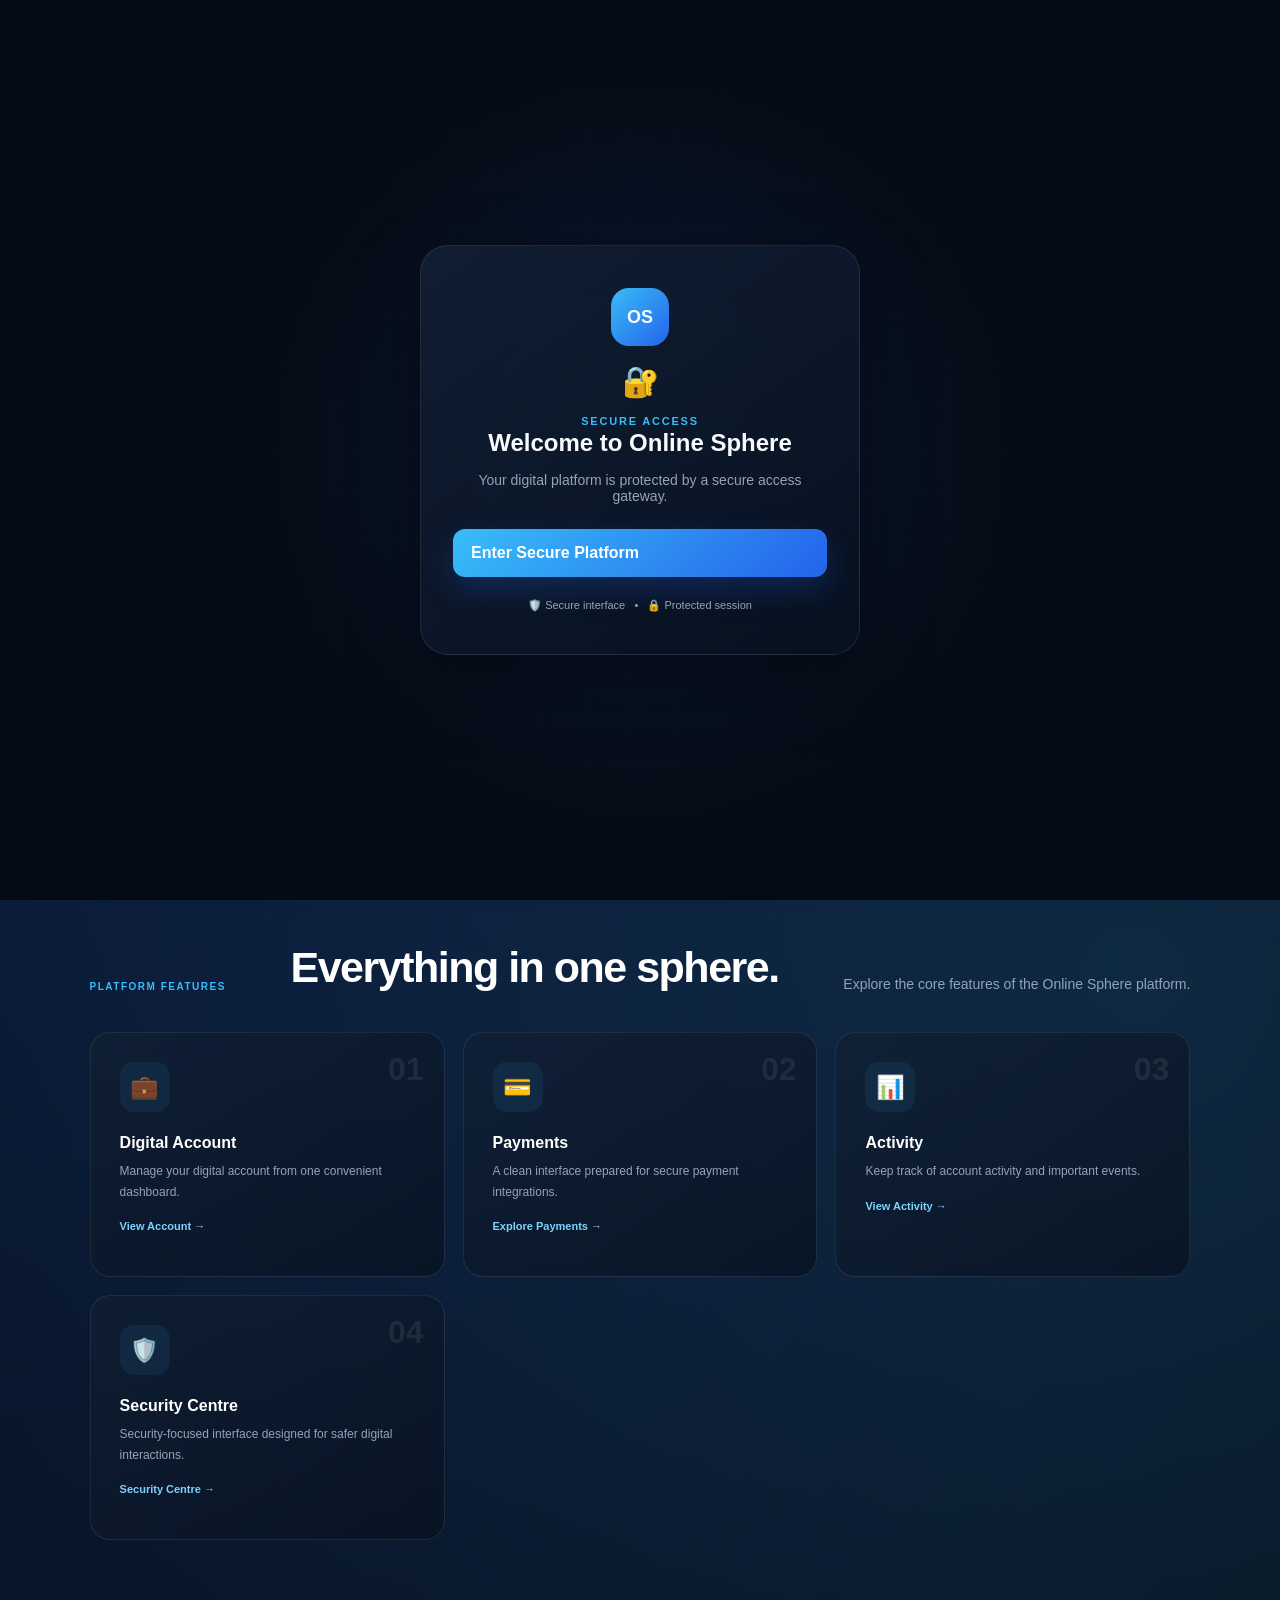
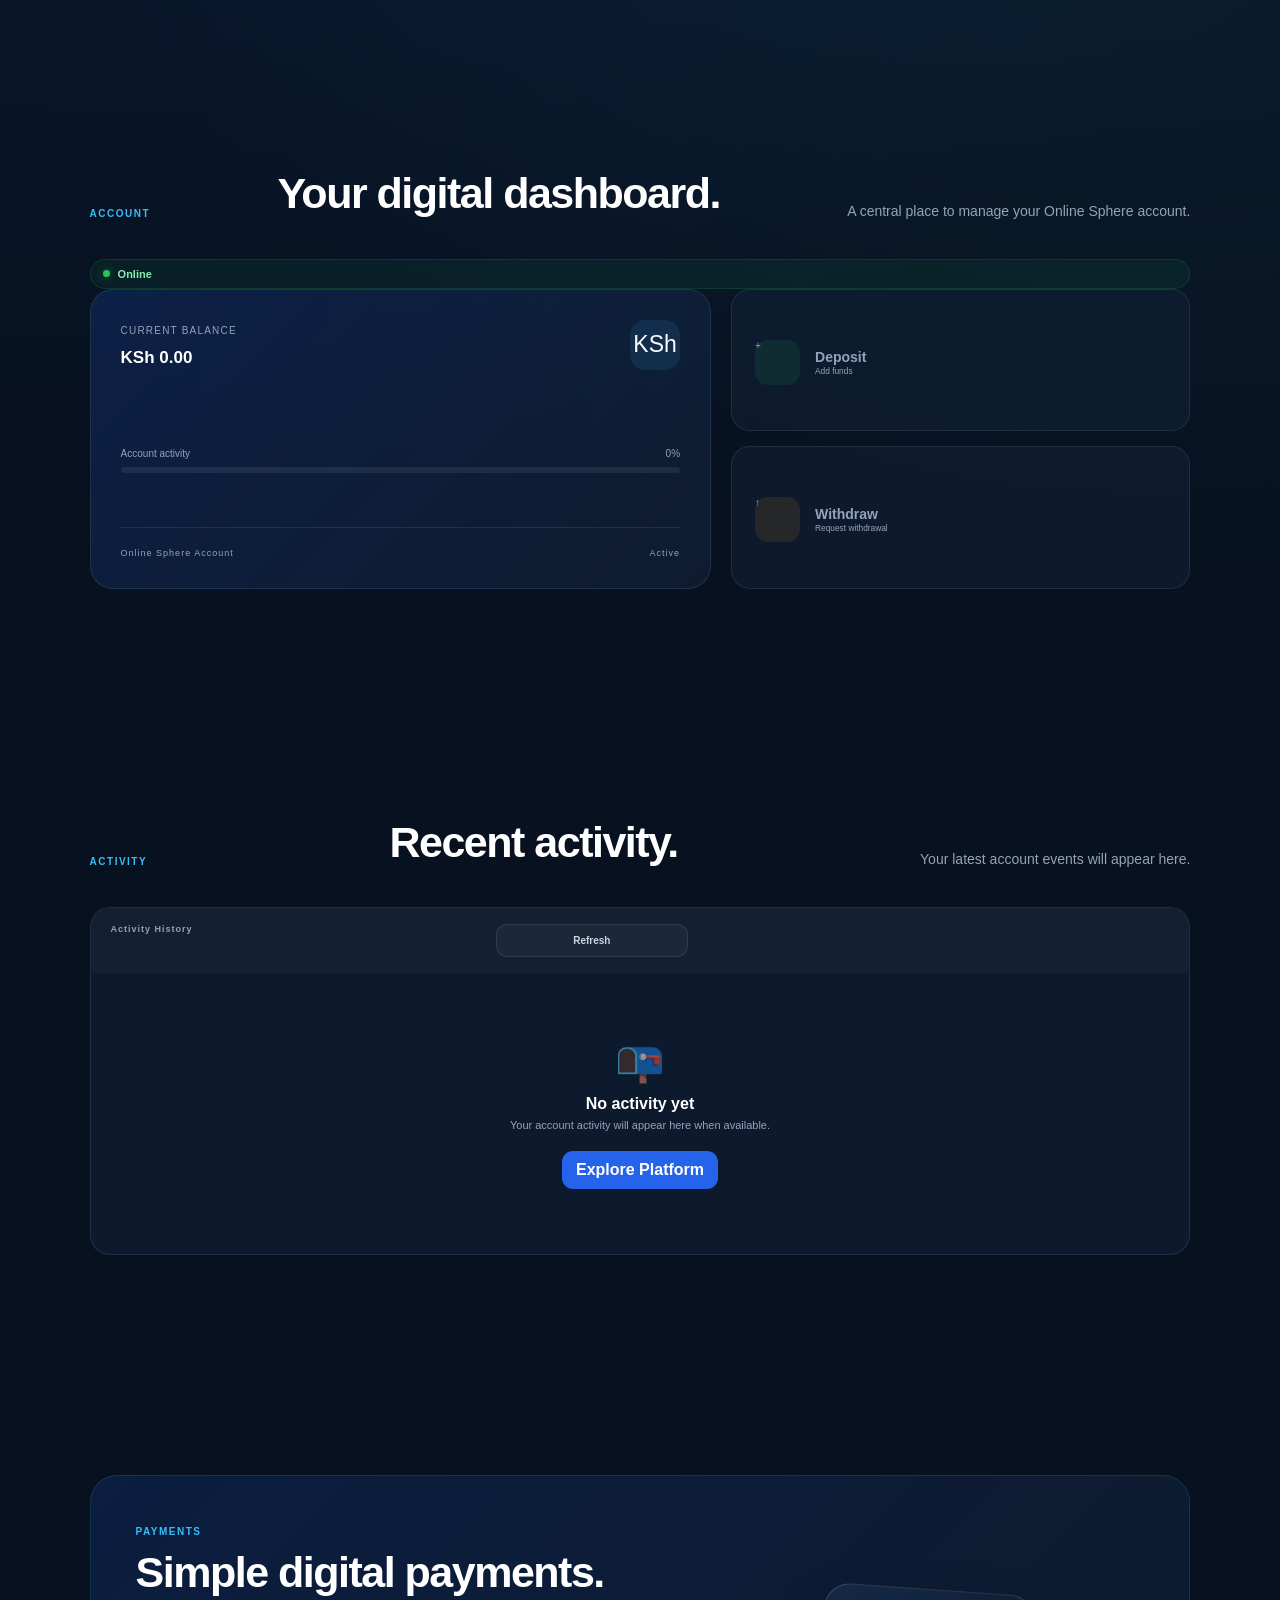
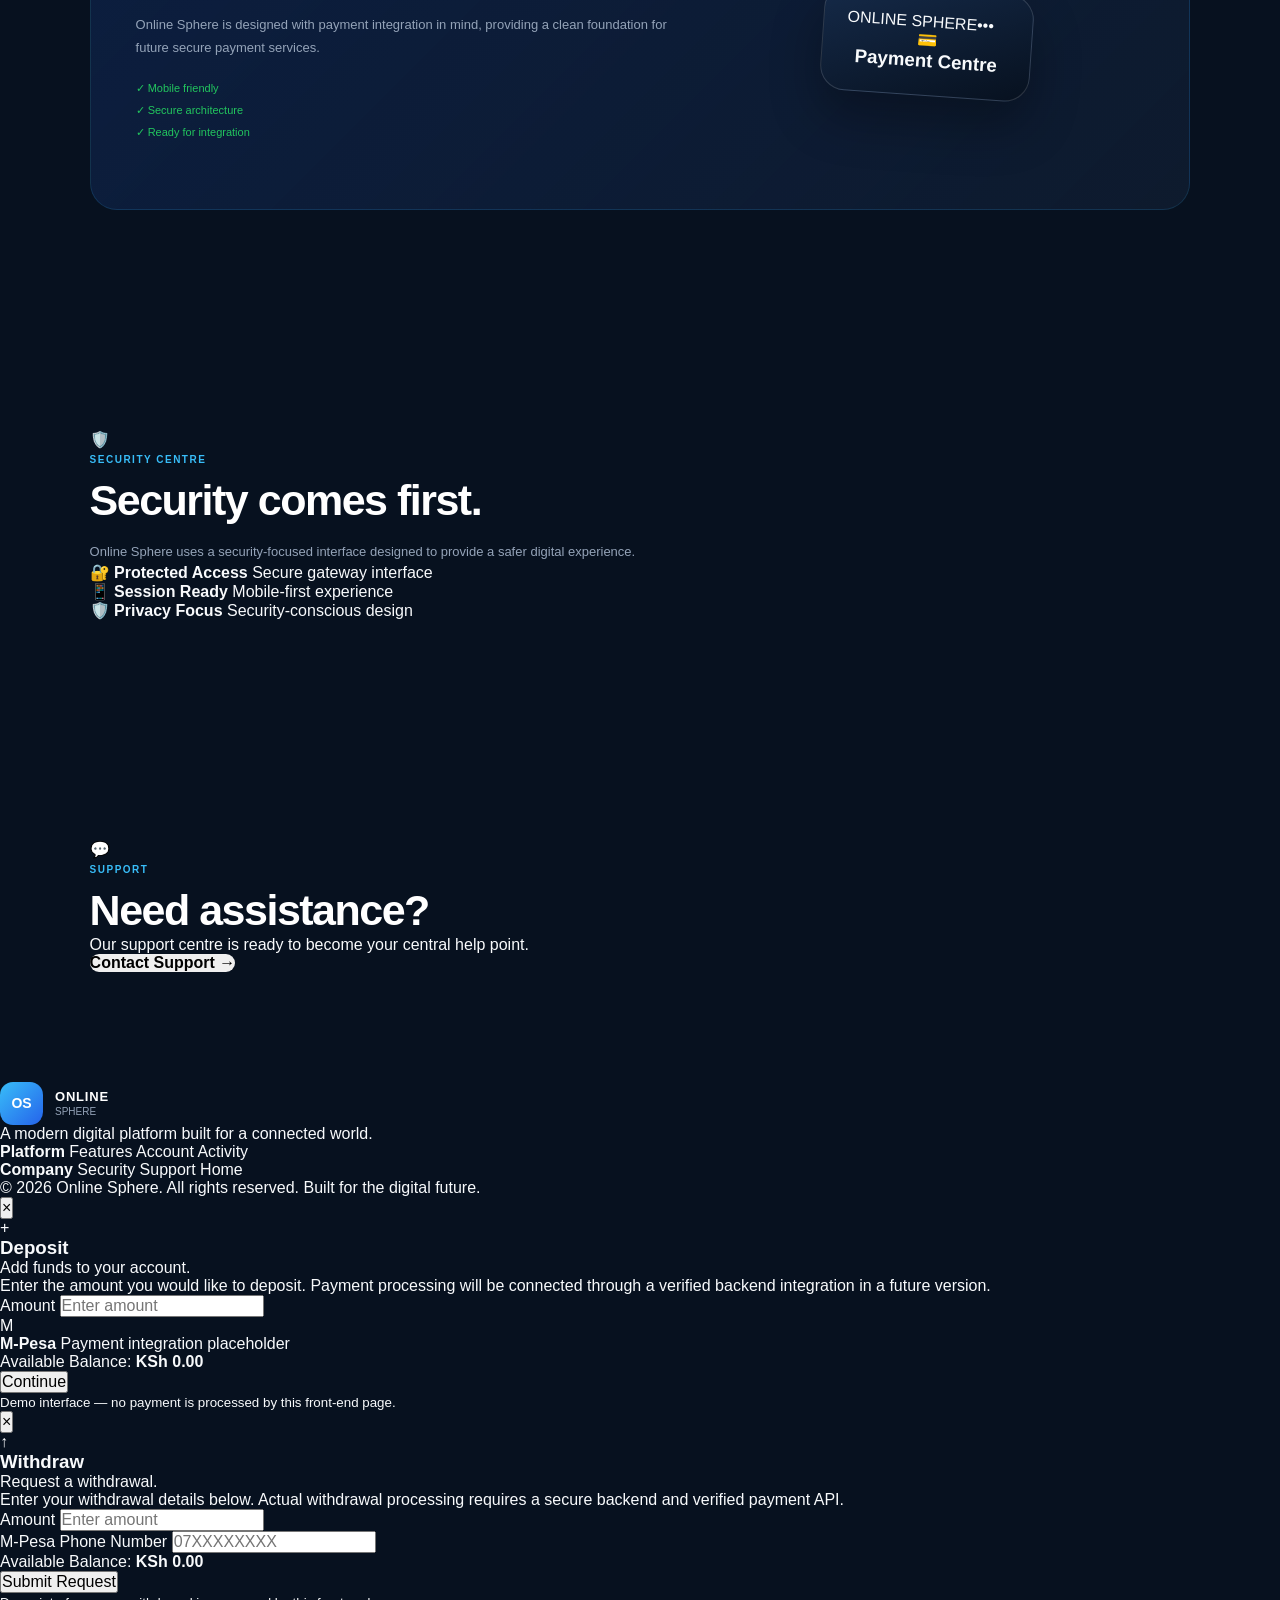
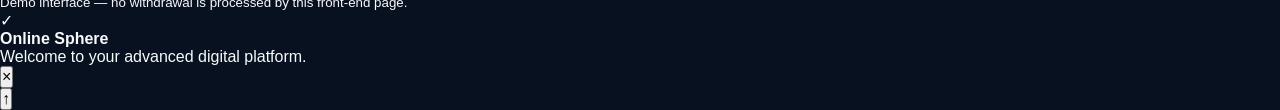
<file: public/index.html>
<!DOCTYPE html>
<html lang="en">
<head>
    <meta charset="UTF-8">

    <meta
        name="viewport"
        content="width=device-width, initial-scale=1.0"
    >

    <meta
        name="theme-color"
        content="#07111f"
    >

    <meta
        name="description"
        content="Online Sphere — a modern digital platform."
    >

    <title>Online Sphere | Digital Platform</title>

    <link
        rel="stylesheet"
        href="style.css"
    >
</head>

<body>

<!-- =====================================================
     PAGE LOADER
===================================================== -->

<div class="page-loader">

    <div class="loader-logo">
        OS
    </div>

    <div class="loader-spinner"></div>

    <p>Loading Online Sphere...</p>

</div>


<!-- =====================================================
     SECURITY SCREEN
===================================================== -->

<div
    class="security-screen"
    id="securityScreen"
>

    <div class="security-background"></div>

    <div class="security-box">

        <div class="security-logo">
            OS
        </div>

        <div class="security-lock">
            🔐
        </div>

        <span class="security-label">
            SECURE ACCESS
        </span>

        <h2>
            Welcome to Online Sphere
        </h2>

        <p>
            Your digital platform is protected by
            a secure access gateway.
        </p>

        <form id="securityForm">

            <button
                type="submit"
                class="security-button"
            >
                Enter Secure Platform
            </button>

        </form>

        <div class="security-info">
            🛡️ Secure interface
            &nbsp; • &nbsp;
            🔒 Protected session
        </div>

    </div>

</div>


<!-- =====================================================
     TOP NAVIGATION
===================================================== -->

<header class="topbar">

    <div class="brand">

        <div class="brand-logo">
            OS
        </div>

        <div class="brand-text">
            <strong>ONLINE</strong>
            <span>SPHERE</span>
        </div>

    </div>


    <nav>

        <a href="#home">
            Home
        </a>

        <a href="#features">
            Features
        </a>

        <a href="#account">
            Account
        </a>

        <a href="#activity">
            Activity
        </a>

        <a href="#security">
            Security
        </a>

        <a href="#support">
            Support
        </a>

    </nav>


    <div class="nav-actions">

        <button
            class="theme-button"
            type="button"
            aria-label="Switch theme"
        >
            🌙
        </button>

        <button
            class="profile-button"
            type="button"
        >

            <span class="profile-avatar">
                👤
            </span>

        </button>

        <button
            class="menu-btn"
            type="button"
            aria-label="Open menu"
        >
            ☰
        </button>

    </div>

</header>


<!-- =====================================================
     HERO
===================================================== -->

<main>

<section
    class="hero"
    id="home"
>

    <div class="hero-background"></div>

    <div class="hero-content">

        <span class="hero-badge">
            <span class="pulse-dot"></span>
            DIGITAL PLATFORM
        </span>

        <h1>
            Your Digital World,
            <span>Connected.</span>
        </h1>

        <p class="hero-description">
            Welcome to Online Sphere — a modern,
            secure and intelligent digital platform
            designed to bring your essential services
            together in one place.
        </p>

        <div class="hero-buttons">

            <a
                href="#account"
                class="primary-btn"
            >
                Open Dashboard →
            </a>

            <a
                href="#features"
                class="secondary-btn"
            >
                Explore Features
            </a>

        </div>

        <div class="hero-trust">

            <span>✓ Secure</span>
            <span>✓ Fast</span>
            <span>✓ Modern</span>

        </div>

    </div>


    <!-- DIGITAL CARD -->

    <div class="hero-visual">

        <div class="digital-card">

            <div class="card-glow"></div>

            <div class="digital-card-top">

                <div class="mini-brand">
                    ONLINE SPHERE
                </div>

                <span>
                    ●●●
                </span>

            </div>

            <div class="card-balance-label">
                Available Balance
            </div>

            <div class="card-balance">
                KSh 0.00
            </div>

            <div class="balance-line"></div>

            <div class="digital-card-bottom">

                <span>
                    DIGITAL ACCOUNT
                </span>

                <span>
                    OS
                </span>

            </div>

        </div>


        <div class="floating-notification">

            <div class="notification-icon">
                ✓
            </div>

            <div>
                <strong>
                    Account Ready
                </strong>

                <small>
                    Your platform is active
                </small>
            </div>

        </div>


        <div class="floating-stat stat-one">

            <div class="floating-stat-icon">
                ⚡
            </div>

            <div>
                <strong>
                    Fast
                </strong>

                <small>
                    Experience
                </small>
            </div>

        </div>


        <div class="floating-stat stat-two">

            <div class="floating-stat-icon">
                🛡️
            </div>

            <div>
                <strong>
                    Secure
                </strong>

                <small>
                    Protection
                </small>
            </div>

        </div>

    </div>

</section>


<!-- =====================================================
     QUICK STATS
===================================================== -->

<section class="quick-stats">

    <div class="quick-stat">

        <div class="quick-icon">
            ⚡
        </div>

        <div>
            <strong>
                Fast
            </strong>

            <span>
                Digital experience
            </span>
        </div>

    </div>


    <div class="quick-stat">

        <div class="quick-icon">
            🔐
        </div>

        <div>
            <strong>
                Protected
            </strong>

            <span>
                Secure interface
            </span>
        </div>

    </div>


    <div class="quick-stat">

        <div class="quick-icon">
            📱
        </div>

        <div>
            <strong>
                Mobile Ready
            </strong>

            <span>
                Designed for phones
            </span>
        </div>

    </div>


    <div class="quick-stat">

        <div class="quick-icon">
            🌐
        </div>

        <div>
            <strong>
                Connected
            </strong>

            <span>
                One digital space
            </span>
        </div>

    </div>

</section>


<!-- =====================================================
     FEATURES
===================================================== -->

<section
    class="features-section"
    id="features"
>

    <div class="section-heading">

        <span class="section-label">
            PLATFORM FEATURES
        </span>

        <h2>
            Everything in one sphere.
        </h2>

        <p>
            Explore the core features of the
            Online Sphere platform.
        </p>

    </div>


    <div class="features-grid">

        <article class="feature-card">

            <span class="feature-number">
                01
            </span>

            <div class="feature-icon">
                💼
            </div>

            <h3>
                Digital Account
            </h3>

            <p>
                Manage your digital account
                from one convenient dashboard.
            </p>

            <a
                href="#account"
                class="feature-link"
            >
                View Account →
            </a>

        </article>


        <article class="feature-card">

            <span class="feature-number">
                02
            </span>

            <div class="feature-icon">
                💳
            </div>

            <h3>
                Payments
            </h3>

            <p>
                A clean interface prepared for
                secure payment integrations.
            </p>

            <a
                href="#payment"
                class="feature-link"
            >
                Explore Payments →
            </a>

        </article>


        <article class="feature-card">

            <span class="feature-number">
                03
            </span>

            <div class="feature-icon">
                📊
            </div>

            <h3>
                Activity
            </h3>

            <p>
                Keep track of account activity
                and important events.
            </p>

            <a
                href="#activity"
                class="feature-link"
            >
                View Activity →
            </a>

        </article>


        <article class="feature-card">

            <span class="feature-number">
                04
            </span>

            <div class="feature-icon">
                🛡️
            </div>

            <h3>
                Security Centre
            </h3>

            <p>
                Security-focused interface designed
                for safer digital interactions.
            </p>

            <a
                href="#security"
                class="feature-link"
            >
                Security Centre →
            </a>

        </article>

    </div>

</section>


<!-- =====================================================
     ACCOUNT
===================================================== -->

<section
    class="account-section"
    id="account"
>

    <div class="section-heading">

        <span class="section-label">
            ACCOUNT
        </span>

        <h2>
            Your digital dashboard.
        </h2>

        <p>
            A central place to manage your
            Online Sphere account.
        </p>

    </div>


    <div class="account-status">

        <span class="status-dot"></span>

        <span>
            Online
        </span>

    </div>


    <div class="account-layout">

        <!-- MAIN BALANCE -->

        <div class="main-balance-card">

            <div class="main-card-header">

                <div>

                    <span class="card-balance-label">
                        CURRENT BALANCE
                    </span>

                    <h3>
                        KSh 0.00
                    </h3>

                </div>

                <div class="main-balance-icon">
                    KSh
                </div>

            </div>


            <div class="main-card-progress">

                <div class="progress-label">

                    <span>
                        Account activity
                    </span>

                    <span>
                        0%
                    </span>

                </div>

                <div class="progress-track">

                    <div
                        class="progress-fill"
                        style="width: 0%"
                    ></div>

                </div>

            </div>


            <div class="main-card-footer">

                <span>
                    Online Sphere Account
                </span>

                <span>
                    Active
                </span>

            </div>

        </div>


        <!-- ACTIONS -->

        <div class="account-actions">

            <button
                class="large-action deposit-action"
                type="button"
            >

                <span class="large-action-icon">
                    +
                </span>

                <span>
                    <strong>
                        Deposit
                    </strong>

                    <small>
                        Add funds
                    </small>
                </span>

            </button>


            <button
                class="large-action withdraw-action"
                type="button"
            >

                <span class="large-action-icon">
                    ↑
                </span>

                <span>
                    <strong>
                        Withdraw
                    </strong>

                    <small>
                        Request withdrawal
                    </small>
                </span>

            </button>

        </div>

    </div>

</section>


<!-- =====================================================
     ACTIVITY
===================================================== -->

<section
    class="activity-section"
    id="activity"
>

    <div class="section-heading">

        <span class="section-label">
            ACTIVITY
        </span>

        <h2>
            Recent activity.
        </h2>

        <p>
            Your latest account events will
            appear here.
        </p>

    </div>


    <div class="activity-container">

        <div class="activity-header">

            <strong>
                Activity History
            </strong>

            <button
                class="outline-button"
                type="button"
            >
                Refresh
            </button>

        </div>


        <div class="empty-activity">

            <div class="empty-icon">
                📭
            </div>

            <h3>
                No activity yet
            </h3>

            <p>
                Your account activity will appear
                here when available.
            </p>

            <button
                class="primary-small"
                type="button"
            >
                Explore Platform
            </button>

        </div>

    </div>

</section>


<!-- =====================================================
     PAYMENT
===================================================== -->

<section
    class="payment-section"
    id="payment"
>

    <div class="payment-card">

        <div class="payment-content">

            <span class="section-label">
                PAYMENTS
            </span>

            <h2>
                Simple digital payments.
            </h2>

            <p>
                Online Sphere is designed with
                payment integration in mind,
                providing a clean foundation for
                future secure payment services.
            </p>


            <div class="payment-features">

                <span>
                    ✓ Mobile friendly
                </span>

                <span>
                    ✓ Secure architecture
                </span>

                <span>
                    ✓ Ready for integration
                </span>

            </div>

        </div>


        <div class="payment-visual">

            <div class="phone-card">

                <div class="phone-top">

                    <span>
                        ONLINE SPHERE
                    </span>

                    <span>
                        •••
                    </span>

                </div>

                <div class="phone-icon">
                    💳
                </div>

                <h3>
                    Payment Centre
                </h3>

                <div class="phone-line"></div>
                <div class="phone-line"></div>
                <div class="phone-line short"></div>

            </div>

        </div>

    </div>

</section>


<!-- =====================================================
     SECURITY
===================================================== -->

<section
    class="security-section"
    id="security"
>

    <div class="security-content">

        <div class="security-big-icon">
            🛡️
        </div>

        <div>

            <span class="section-label">
                SECURITY CENTRE
            </span>

            <h2>
                Security comes first.
            </h2>

            <p>
                Online Sphere uses a security-focused
                interface designed to provide a safer
                digital experience.
            </p>

        </div>

    </div>


    <div class="security-items">

        <div class="security-item">

            <strong>
                🔐 Protected Access
            </strong>

            <span>
                Secure gateway interface
            </span>

        </div>


        <div class="security-item">

            <strong>
                📱 Session Ready
            </strong>

            <span>
                Mobile-first experience
            </span>

        </div>


        <div class="security-item">

            <strong>
                🛡️ Privacy Focus
            </strong>

            <span>
                Security-conscious design
            </span>

        </div>

    </div>

</section>


<!-- =====================================================
     SUPPORT
===================================================== -->

<section
    class="support-section"
    id="support"
>

    <div class="support-box">

        <div class="support-icon">
            💬
        </div>

        <div class="support-content">

            <span class="section-label">
                SUPPORT
            </span>

            <h2>
                Need assistance?
            </h2>

            <p>
                Our support centre is ready to
                become your central help point.
            </p>

        </div>

        <button
            class="support-button"
            type="button"
        >
            Contact Support →
        </button>

    </div>

</section>

</main>


<!-- =====================================================
     FOOTER
===================================================== -->

<footer>

    <div class="footer-main">

        <div class="footer-brand">

            <div class="brand">

                <div class="brand-logo">
                    OS
                </div>

                <div class="brand-text">
                    <strong>ONLINE</strong>
                    <span>SPHERE</span>
                </div>

            </div>

            <p>
                A modern digital platform
                built for a connected world.
            </p>

        </div>


        <div class="footer-links">

            <div>

                <strong>
                    Platform
                </strong>

                <a href="#features">
                    Features
                </a>

                <a href="#account">
                    Account
                </a>

                <a href="#activity">
                    Activity
                </a>

            </div>


            <div>

                <strong>
                    Company
                </strong>

                <a href="#security">
                    Security
                </a>

                <a href="#support">
                    Support
                </a>

                <a href="#home">
                    Home
                </a>

            </div>

        </div>

    </div>


    <div class="footer-bottom">

        <span>
            ©
            <span class="current-year">
                2026
            </span>
            Online Sphere. All rights reserved.
        </span>

        <span>
            Built for the digital future.
        </span>

    </div>

</footer>


<!-- =====================================================
     DEPOSIT MODAL
===================================================== -->

<div
    class="modal"
    id="depositModal"
>

    <div class="modal-overlay"></div>

    <div class="modal-box">

        <button
            class="modal-close"
            type="button"
            aria-label="Close"
        >
            ×
        </button>

        <div class="modal-header">

            <div class="modal-icon deposit-icon">
                +
            </div>

            <div>

                <h3>
                    Deposit
                </h3>

                <p>
                    Add funds to your account.
                </p>

            </div>

        </div>


        <p class="modal-description">
            Enter the amount you would like to
            deposit. Payment processing will be
            connected through a verified backend
            integration in a future version.
        </p>


        <form id="depositForm">

            <div class="form-group">

                <label for="depositAmount">
                    Amount
                </label>

                <input
                    id="depositAmount"
                    class="amount-input"
                    type="number"
                    min="1"
                    placeholder="Enter amount"
                    required
                >

            </div>


            <div class="mpesa-info">

                <div class="mpesa-logo">
                    M
                </div>

                <div>

                    <strong>
                        M-Pesa
                    </strong>

                    <span>
                        Payment integration placeholder
                    </span>

                </div>

            </div>


            <div class="available-box">

                Available Balance:
                <strong>
                    KSh 0.00
                </strong>

            </div>


            <button
                class="modal-primary"
                type="submit"
            >
                Continue
            </button>

        </form>


        <small class="modal-note">
            Demo interface — no payment is processed
            by this front-end page.
        </small>

    </div>

</div>


<!-- =====================================================
     WITHDRAW MODAL
===================================================== -->

<div
    class="modal"
    id="withdrawModal"
>

    <div class="modal-overlay"></div>

    <div class="modal-box">

        <button
            class="modal-close"
            type="button"
            aria-label="Close"
        >
            ×
        </button>

        <div class="modal-header">

            <div class="modal-icon withdraw-icon">
                ↑
            </div>

            <div>

                <h3>
                    Withdraw
                </h3>

                <p>
                    Request a withdrawal.
                </p>

            </div>

        </div>


        <p class="modal-description">
            Enter your withdrawal details below.
            Actual withdrawal processing requires
            a secure backend and verified payment API.
        </p>


        <form id="withdrawForm">

            <div class="form-group">

                <label for="withdrawAmount">
                    Amount
                </label>

                <input
                    id="withdrawAmount"
                    class="amount-input"
                    type="number"
                    min="1"
                    placeholder="Enter amount"
                    required
                >

            </div>


            <div class="form-group">

                <label for="withdrawPhone">
                    M-Pesa Phone Number
                </label>

                <input
                    id="withdrawPhone"
                    type="tel"
                    placeholder="07XXXXXXXX"
                    autocomplete="tel"
                    required
                >

            </div>


            <div class="available-box">

                Available Balance:
                <strong>
                    KSh 0.00
                </strong>

            </div>


            <button
                class="modal-primary"
                type="submit"
            >
                Submit Request
            </button>

        </form>


        <small class="modal-note">
            Demo interface — no withdrawal is processed
            by this front-end page.
        </small>

    </div>

</div>


<!-- =====================================================
     TOAST
===================================================== -->

<div class="toast">

    <div class="toast-icon">
        ✓
    </div>

    <div>

        <strong>
            Online Sphere
        </strong>

        <p>
            Welcome.
        </p>

    </div>

    <button
        type="button"
        aria-label="Close notification"
    >
        ×
    </button>

</div>


<!-- =====================================================
     BACK TO TOP
===================================================== -->

<button
    class="back-to-top"
    type="button"
    aria-label="Back to top"
>
    ↑
</button>


<!-- =====================================================
     JAVASCRIPT
===================================================== -->

<script src="app.js"></script>

</body>
</html>
</file>
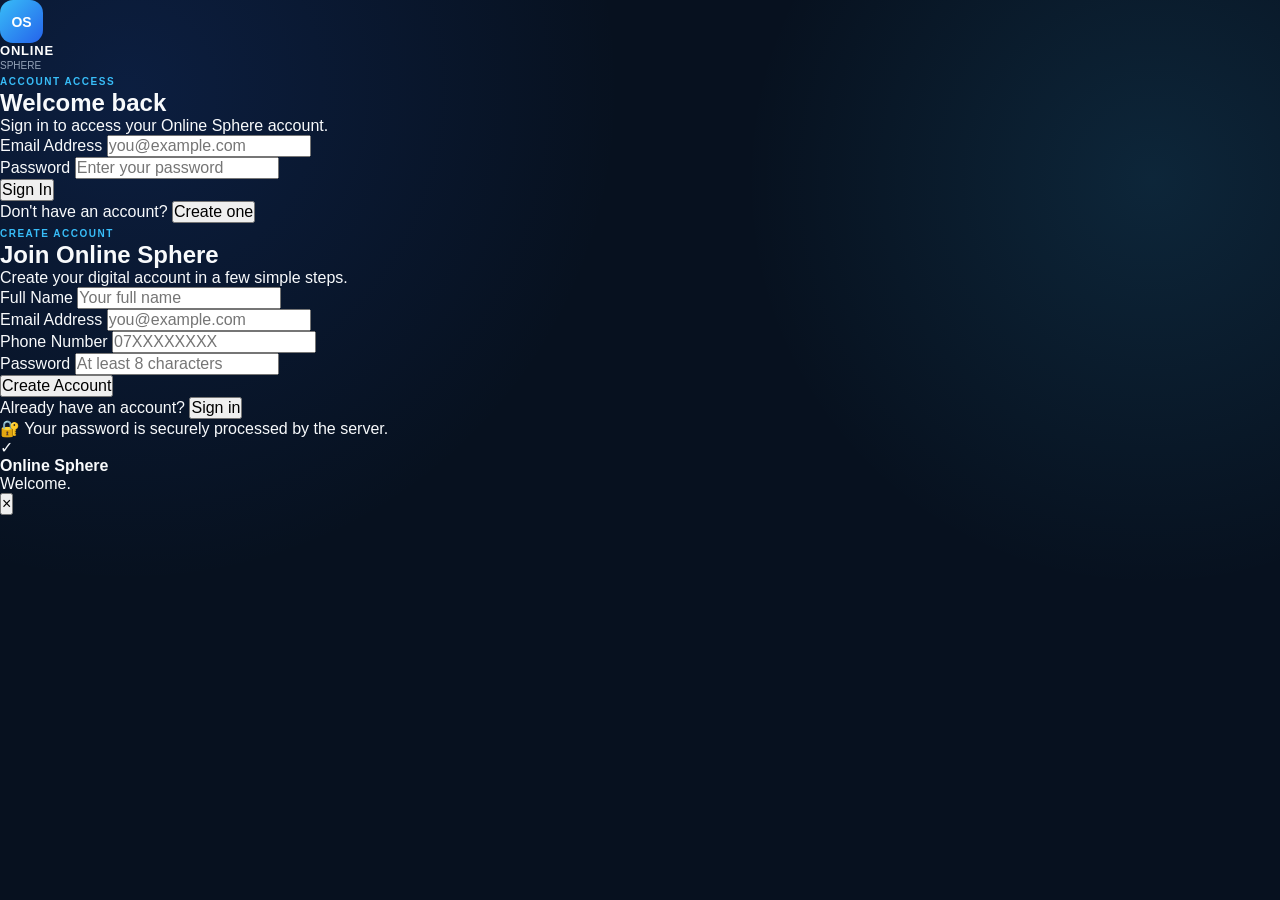
<file: public/auth.html>
<!DOCTYPE html>
<html lang="en">
<head>
    <meta charset="UTF-8">

    <meta
        name="viewport"
        content="width=device-width, initial-scale=1.0"
    >

    <meta
        name="theme-color"
        content="#07111f"
    >

    <title>Online Sphere | Account Access</title>

    <link
        rel="stylesheet"
        href="style.css"
    >
</head>

<body class="auth-page">

    <main class="auth-container">

        <div class="auth-card">

            <!-- LOGO -->

            <a
                href="index.html"
                class="auth-logo"
            >
                <span class="brand-logo">
                    OS
                </span>

                <span class="brand-text">
                    <strong>ONLINE</strong>
                    <span>SPHERE</span>
                </span>
            </a>


            <!-- LOGIN -->

            <section
                class="auth-panel active"
                id="loginPanel"
            >

                <span class="section-label">
                    ACCOUNT ACCESS
                </span>

                <h1>
                    Welcome back
                </h1>

                <p class="auth-description">
                    Sign in to access your Online Sphere
                    account.
                </p>


                <form id="loginForm">

                    <div class="form-group">

                        <label for="loginEmail">
                            Email Address
                        </label>

                        <input
                            id="loginEmail"
                            type="email"
                            placeholder="you@example.com"
                            autocomplete="email"
                            required
                        >

                    </div>


                    <div class="form-group">

                        <label for="loginPassword">
                            Password
                        </label>

                        <input
                            id="loginPassword"
                            type="password"
                            placeholder="Enter your password"
                            autocomplete="current-password"
                            required
                        >

                    </div>


                    <button
                        class="modal-primary auth-submit"
                        type="submit"
                    >
                        Sign In
                    </button>

                </form>


                <p class="auth-switch">
                    Don't have an account?

                    <button
                        type="button"
                        id="showRegister"
                    >
                        Create one
                    </button>
                </p>

            </section>


            <!-- REGISTER -->

            <section
                class="auth-panel"
                id="registerPanel"
            >

                <span class="section-label">
                    CREATE ACCOUNT
                </span>

                <h1>
                    Join Online Sphere
                </h1>

                <p class="auth-description">
                    Create your digital account in
                    a few simple steps.
                </p>


                <form id="registerForm">

                    <div class="form-group">

                        <label for="registerName">
                            Full Name
                        </label>

                        <input
                            id="registerName"
                            type="text"
                            placeholder="Your full name"
                            autocomplete="name"
                            required
                        >

                    </div>


                    <div class="form-group">

                        <label for="registerEmail">
                            Email Address
                        </label>

                        <input
                            id="registerEmail"
                            type="email"
                            placeholder="you@example.com"
                            autocomplete="email"
                            required
                        >

                    </div>


                    <div class="form-group">

                        <label for="registerPhone">
                            Phone Number
                        </label>

                        <input
                            id="registerPhone"
                            type="tel"
                            placeholder="07XXXXXXXX"
                            autocomplete="tel"
                        >

                    </div>


                    <div class="form-group">

                        <label for="registerPassword">
                            Password
                        </label>

                        <input
                            id="registerPassword"
                            type="password"
                            placeholder="At least 8 characters"
                            minlength="8"
                            autocomplete="new-password"
                            required
                        >

                    </div>


                    <button
                        class="modal-primary auth-submit"
                        type="submit"
                    >
                        Create Account
                    </button>

                </form>


                <p class="auth-switch">
                    Already have an account?

                    <button
                        type="button"
                        id="showLogin"
                    >
                        Sign in
                    </button>
                </p>

            </section>


            <!-- SECURITY NOTICE -->

            <div class="auth-security">

                🔐 Your password is securely
                processed by the server.

            </div>

        </div>

    </main>


    <!-- TOAST -->

    <div class="toast">

        <div class="toast-icon">
            ✓
        </div>

        <div>

            <strong>
                Online Sphere
            </strong>

            <p>
                Welcome.
            </p>

        </div>

        <button
            type="button"
            aria-label="Close notification"
        >
            ×
        </button>

    </div>


<script>

/* =========================================================
   ONLINE SPHERE AUTHENTICATION
========================================================= */

document.addEventListener(
    "DOMContentLoaded",
    () => {

        const loginPanel =
            document.getElementById(
                "loginPanel"
            );

        const registerPanel =
            document.getElementById(
                "registerPanel"
            );

        const showRegister =
            document.getElementById(
                "showRegister"
            );

        const showLogin =
            document.getElementById(
                "showLogin"
            );


        /* -------------------------------------------------
           PANEL SWITCHING
        ------------------------------------------------- */

        showRegister.addEventListener(
            "click",
            () => {

                loginPanel.classList.remove(
                    "active"
                );

                registerPanel.classList.add(
                    "active"
                );

            }
        );


        showLogin.addEventListener(
            "click",
            () => {

                registerPanel.classList.remove(
                    "active"
                );

                loginPanel.classList.add(
                    "active"
                );

            }
        );


        /* -------------------------------------------------
           TOAST
        ------------------------------------------------- */

        const toast =
            document.querySelector(
                ".toast"
            );

        const toastTitle =
            toast.querySelector(
                "strong"
            );

        const toastMessage =
            toast.querySelector(
                "p"
            );

        const toastClose =
            toast.querySelector(
                "button"
            );


        let toastTimer;


        function showToast(
            title,
            message,
            warning = false
        ) {

            toastTitle.textContent =
                title;

            toastMessage.textContent =
                message;

            toast.classList.toggle(
                "warning",
                warning
            );

            toast.classList.add(
                "show"
            );

            clearTimeout(
                toastTimer
            );

            toastTimer =
                setTimeout(
                    () => {

                        toast.classList.remove(
                            "show"
                        );

                    },
                    4000
                );

        }


        toastClose.addEventListener(
            "click",
            () => {

                toast.classList.remove(
                    "show"
                );

            }
        );


        /* -------------------------------------------------
           REGISTER
        ------------------------------------------------- */

        const registerForm =
            document.getElementById(
                "registerForm"
            );


        registerForm.addEventListener(
            "submit",
            async event => {

                event.preventDefault();


                const fullName =
                    document.getElementById(
                        "registerName"
                    ).value.trim();


                const email =
                    document.getElementById(
                        "registerEmail"
                    ).value.trim();


                const phone =
                    document.getElementById(
                        "registerPhone"
                    ).value.trim();


                const password =
                    document.getElementById(
                        "registerPassword"
                    ).value;


                const submitButton =
                    registerForm.querySelector(
                        "button[type='submit']"
                    );


                submitButton.disabled =
                    true;

                submitButton.textContent =
                    "Creating...";


                try {

                    const response =
                        await fetch(
                            "/api/auth/register",
                            {
                                method: "POST",

                                headers: {
                                    "Content-Type":
                                        "application/json"
                                },

                                body:
                                    JSON.stringify({
                                        fullName,
                                        email,
                                        phone,
                                        password
                                    })
                            }
                        );


                    const data =
                        await response.json();


                    if (!response.ok) {

                        throw new Error(
                            data.message ||
                            "Registration failed."
                        );

                    }


                    localStorage.setItem(
                        "onlineSphereToken",
                        data.token
                    );


                    showToast(
                        "Account Created",
                        "Your Online Sphere account is ready."
                    );


                    setTimeout(
                        () => {

                            window.location.href =
                                "index.html";

                        },
                        1200
                    );


                } catch (error) {

                    showToast(
                        "Registration Failed",
                        error.message,
                        true
                    );

                } finally {

                    submitButton.disabled =
                        false;

                    submitButton.textContent =
                        "Create Account";

                }

            }
        );


        /* -------------------------------------------------
           LOGIN
        ------------------------------------------------- */

        const loginForm =
            document.getElementById(
                "loginForm"
            );


        loginForm.addEventListener(
            "submit",
            async event => {

                event.preventDefault();


                const email =
                    document.getElementById(
                        "loginEmail"
                    ).value.trim();


                const password =
                    document.getElementById(
                        "loginPassword"
                    ).value;


                const submitButton =
                    loginForm.querySelector(
                        "button[type='submit']"
                    );


                submitButton.disabled =
                    true;

                submitButton.textContent =
                    "Signing in...";


                try {

                    const response =
                        await fetch(
                            "/api/auth/login",
                            {
                                method: "POST",

                                headers: {
                                    "Content-Type":
                                        "application/json"
                                },

                                body:
                                    JSON.stringify({
                                        email,
                                        password
                                    })
                            }
                        );


                    const data =
                        await response.json();


                    if (!response.ok) {

                        throw new Error(
                            data.message ||
                            "Login failed."
                        );

                    }


                    localStorage.setItem(
                        "onlineSphereToken",
                        data.token
                    );


                    showToast(
                        "Login Successful",
                        "Welcome back to Online Sphere."
                    );


                    setTimeout(
                        () => {

                            window.location.href =
                                "index.html";

                        },
                        1000
                    );


                } catch (error) {

                    showToast(
                        "Login Failed",
                        error.message,
                        true
                    );

                } finally {

                    submitButton.disabled =
                        false;

                    submitButton.textContent =
                        "Sign In";

                }

            }
        );

    }
);

</script>

</body>
</html>
</file>
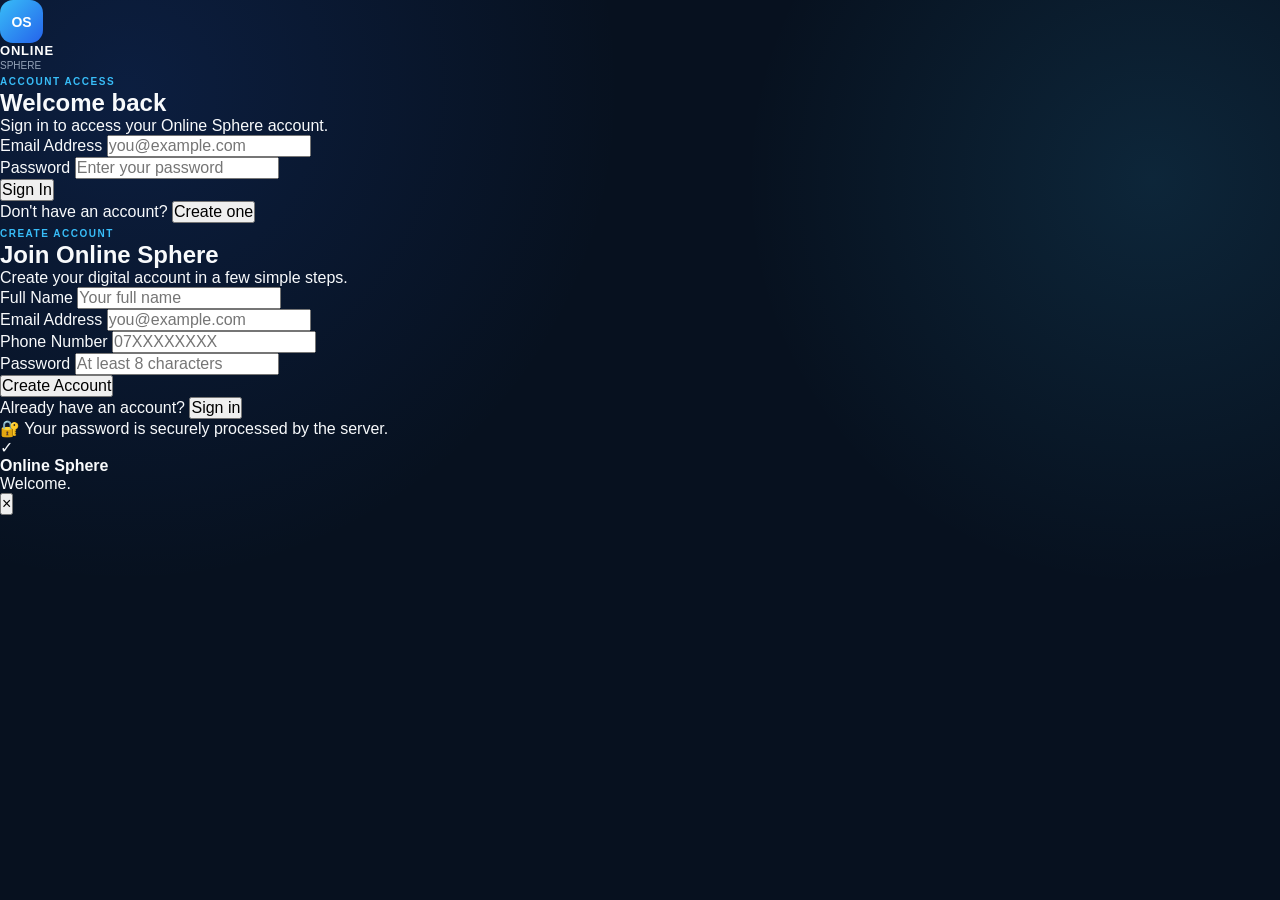
<file: public/dashboard.html>
<!DOCTYPE html>
<html lang="en">
<head>
    <meta charset="UTF-8">

    <meta
        name="viewport"
        content="width=device-width, initial-scale=1.0"
    >

    <meta
        name="description"
        content="Online Sphere - Discover legitimate ways to earn online."
    >

    <title>Dashboard | Online Sphere</title>

    <link rel="stylesheet" href="style.css">

    <style>
        /* =====================================================
           ONLINE SPHERE DASHBOARD
        ===================================================== */

        :root {
            --dashboard-bg: #07111f;
            --dashboard-card: rgba(16, 31, 50, 0.88);
            --dashboard-border: rgba(255,255,255,0.08);
            --dashboard-text: #f5f8fc;
            --dashboard-muted: #93a4b8;
            --dashboard-primary: #5eead4;
            --dashboard-secondary: #60a5fa;
            --dashboard-success: #4ade80;
            --dashboard-warning: #fbbf24;
            --dashboard-danger: #fb7185;
        }

        * {
            box-sizing: border-box;
        }

        body {
            margin: 0;
            background:
                radial-gradient(
                    circle at top right,
                    rgba(37,99,235,0.15),
                    transparent 35%
                ),
                radial-gradient(
                    circle at bottom left,
                    rgba(20,184,166,0.10),
                    transparent 35%
                ),
                var(--dashboard-bg);
            color: var(--dashboard-text);
            font-family:
                Inter,
                system-ui,
                -apple-system,
                BlinkMacSystemFont,
                "Segoe UI",
                sans-serif;
        }

        a {
            color: inherit;
            text-decoration: none;
        }

        button,
        input,
        select {
            font: inherit;
        }

        .dashboard-shell {
            min-height: 100vh;
        }

        /* =====================================================
           TOP NAVIGATION
        ===================================================== */

        .dashboard-topbar {
            position: sticky;
            top: 0;
            z-index: 1000;

            display: flex;
            align-items: center;
            justify-content: space-between;

            min-height: 74px;
            padding: 12px 5%;

            border-bottom: 1px solid var(--dashboard-border);

            background: rgba(7,17,31,0.88);
            backdrop-filter: blur(20px);
        }

        .dashboard-brand {
            display: flex;
            align-items: center;
            gap: 12px;

            font-size: 1.2rem;
            font-weight: 800;
        }

        .dashboard-brand-mark {
            width: 42px;
            height: 42px;

            display: grid;
            place-items: center;

            border-radius: 13px;

            background:
                linear-gradient(
                    135deg,
                    #14b8a6,
                    #2563eb
                );

            color: white;

            box-shadow:
                0 10px 30px rgba(37,99,235,0.25);
        }

        .dashboard-nav {
            display: flex;
            align-items: center;
            gap: 8px;
        }

        .dashboard-nav button {
            border: 0;
            background: transparent;
            color: var(--dashboard-muted);

            padding: 10px 13px;
            border-radius: 10px;

            cursor: pointer;
        }

        .dashboard-nav button:hover,
        .dashboard-nav button.active {
            color: white;
            background: rgba(255,255,255,0.06);
        }

        .dashboard-user {
            display: flex;
            align-items: center;
            gap: 10px;
        }

        .dashboard-avatar {
            width: 42px;
            height: 42px;

            display: grid;
            place-items: center;

            border-radius: 50%;

            background:
                linear-gradient(
                    135deg,
                    #0f766e,
                    #1d4ed8
                );

            font-weight: 800;
        }

        .dashboard-user-info {
            display: flex;
            flex-direction: column;
        }

        .dashboard-user-info strong {
            font-size: 0.9rem;
        }

        .dashboard-user-info span {
            color: var(--dashboard-muted);
            font-size: 0.75rem;
        }

        .logout-btn {
            border: 1px solid var(--dashboard-border);

            background: rgba(255,255,255,0.04);

            color: #fff;

            padding: 9px 13px;

            border-radius: 10px;

            cursor: pointer;
        }

        .logout-btn:hover {
            background: rgba(251,113,133,0.12);
            border-color: rgba(251,113,133,0.25);
        }

        /* =====================================================
           MAIN
        ===================================================== */

        .dashboard-main {
            width: min(1400px, 92%);
            margin: 0 auto;
            padding: 38px 0 70px;
        }

        /* =====================================================
           WELCOME
        ===================================================== */

        .dashboard-welcome {
            display: flex;
            align-items: flex-end;
            justify-content: space-between;
            gap: 20px;

            margin-bottom: 28px;
        }

        .dashboard-welcome h1 {
            margin: 0 0 8px;

            font-size: clamp(2rem, 5vw, 3.2rem);

            letter-spacing: -0.04em;
        }

        .dashboard-welcome p {
            margin: 0;

            color: var(--dashboard-muted);
        }

        .account-status-badge {
            display: inline-flex;
            align-items: center;
            gap: 8px;

            padding: 10px 15px;

            border: 1px solid rgba(251,191,36,0.25);

            border-radius: 999px;

            color: var(--dashboard-warning);

            background: rgba(251,191,36,0.08);

            font-size: 0.85rem;
            font-weight: 700;
        }

        .account-status-badge.active {
            color: var(--dashboard-success);
            border-color: rgba(74,222,128,0.22);
            background: rgba(74,222,128,0.08);
        }

        .status-dot {
            width: 8px;
            height: 8px;

            border-radius: 50%;

            background: currentColor;

            box-shadow: 0 0 12px currentColor;
        }

        /* =====================================================
           WALLET
        ===================================================== */

        .wallet-grid {
            display: grid;

            grid-template-columns:
                1.6fr
                1fr
                1fr
                1fr;

            gap: 16px;

            margin-bottom: 30px;
        }

        .wallet-card {
            position: relative;

            overflow: hidden;

            min-height: 150px;

            padding: 25px;

            border: 1px solid var(--dashboard-border);

            border-radius: 22px;

            background: var(--dashboard-card);

            box-shadow:
                0 20px 60px rgba(0,0,0,0.16);
        }

        .wallet-card.primary {
            background:
                linear-gradient(
                    135deg,
                    rgba(13,148,136,0.30),
                    rgba(29,78,216,0.30)
                );
        }

        .wallet-card::after {
            content: "";

            position: absolute;

            width: 150px;
            height: 150px;

            right: -70px;
            bottom: -80px;

            border-radius: 50%;

            background: rgba(255,255,255,0.04);
        }

        .wallet-label {
            color: var(--dashboard-muted);
            font-size: 0.82rem;
            font-weight: 600;
        }

        .wallet-value {
            margin-top: 10px;

            font-size: clamp(1.6rem, 4vw, 2.3rem);

            font-weight: 850;

            letter-spacing: -0.04em;
        }

        .wallet-card.primary .wallet-value {
            font-size: clamp(2rem, 5vw, 3rem);
        }

        .wallet-subtext {
            margin-top: 8px;

            color: var(--dashboard-muted);

            font-size: 0.78rem;
        }

        /* =====================================================
           ACCOUNT CARD
        ===================================================== */

        .account-card {
            display: flex;
            align-items: center;
            justify-content: space-between;

            gap: 20px;

            margin-bottom: 30px;

            padding: 22px 25px;

            border: 1px solid var(--dashboard-border);

            border-radius: 20px;

            background:
                linear-gradient(
                    135deg,
                    rgba(255,255,255,0.045),
                    rgba(255,255,255,0.02)
                );
        }

        .account-details {
            display: flex;
            align-items: center;
            gap: 16px;
        }

        .package-icon {
            width: 55px;
            height: 55px;

            display: grid;
            place-items: center;

            border-radius: 17px;

            background: rgba(255,255,255,0.07);

            font-size: 1.5rem;
        }

        .account-details h3 {
            margin: 0 0 5px;
        }

        .account-details p {
            margin: 0;

            color: var(--dashboard-muted);

            font-size: 0.82rem;
        }

        .package-badge {
            display: inline-flex;

            padding: 7px 12px;

            border-radius: 999px;

            background: rgba(94,234,212,0.1);

            color: var(--dashboard-primary);

            font-size: 0.78rem;

            font-weight: 800;
        }

        .activate-btn {
            border: 0;

            padding: 12px 20px;

            border-radius: 12px;

            background:
                linear-gradient(
                    135deg,
                    #14b8a6,
                    #2563eb
                );

            color: white;

            font-weight: 800;

            cursor: pointer;

            box-shadow:
                0 12px 30px rgba(37,99,235,0.20);
        }

        .activate-btn:hover {
            transform: translateY(-1px);
        }

        /* =====================================================
           SECTION HEADER
        ===================================================== */

        .section-header {
            display: flex;
            align-items: center;
            justify-content: space-between;

            gap: 15px;

            margin-bottom: 17px;
        }

        .section-header h2 {
            margin: 0;

            font-size: 1.35rem;
        }

        .section-header p {
            margin: 5px 0 0;

            color: var(--dashboard-muted);

            font-size: 0.82rem;
        }

        .view-all-btn {
            border: 0;

            background: transparent;

            color: var(--dashboard-primary);

            cursor: pointer;

            font-weight: 700;
        }

        /* =====================================================
           OPPORTUNITY FILTER
        ===================================================== */

        .opportunity-tools {
            display: flex;
            gap: 10px;

            margin-bottom: 18px;
        }

        .search-box {
            flex: 1;

            position: relative;
        }

        .search-box input {
            width: 100%;

            padding: 14px 17px;

            border: 1px solid var(--dashboard-border);

            border-radius: 13px;

            outline: none;

            background: rgba(255,255,255,0.045);

            color: white;
        }

        .search-box input::placeholder {
            color: #718196;
        }

        .category-select {
            padding: 0 14px;

            border: 1px solid var(--dashboard-border);

            border-radius: 13px;

            outline: none;

            background: #101f32;

            color: white;
        }

        /* =====================================================
           OPPORTUNITIES
        ===================================================== */

        .opportunity-grid {
            display: grid;

            grid-template-columns:
                repeat(3, minmax(0, 1fr));

            gap: 17px;

            margin-bottom: 40px;
        }

        .opportunity-card {
            padding: 22px;

            border: 1px solid var(--dashboard-border);

            border-radius: 20px;

            background: var(--dashboard-card);

            transition:
                transform 0.25s ease,
                border-color 0.25s ease;
        }

        .opportunity-card:hover {
            transform: translateY(-4px);

            border-color:
                rgba(94,234,212,0.20);
        }

        .opportunity-icon {
            width: 52px;
            height: 52px;

            display: grid;
            place-items: center;

            margin-bottom: 17px;

            border-radius: 15px;

            background: rgba(255,255,255,0.055);

            font-size: 1.45rem;
        }

        .opportunity-card h3 {
            margin: 0 0 8px;

            font-size: 1.05rem;
        }

        .opportunity-card p {
            margin: 0 0 16px;

            color: var(--dashboard-muted);

            font-size: 0.82rem;

            line-height: 1.6;
        }

        .opportunity-meta {
            display: flex;
            flex-wrap: wrap;
            gap: 7px;

            margin-bottom: 17px;
        }

        .meta-pill {
            padding: 6px 9px;

            border-radius: 8px;

            background: rgba(255,255,255,0.05);

            color: #b6c4d4;

            font-size: 0.7rem;
        }

        .opportunity-footer {
            display: flex;
            align-items: center;
            justify-content: space-between;

            gap: 10px;
        }

        .explore-btn {
            border: 1px solid rgba(94,234,212,0.20);

            background: rgba(94,234,212,0.07);

            color: var(--dashboard-primary);

            padding: 9px 12px;

            border-radius: 10px;

            cursor: pointer;

            font-size: 0.8rem;

            font-weight: 750;
        }

        .save-btn {
            border: 1px solid var(--dashboard-border);

            background: transparent;

            color: var(--dashboard-muted);

            width: 38px;
            height: 38px;

            border-radius: 10px;

            cursor: pointer;
        }

        /* =====================================================
           TRANSACTIONS
        ===================================================== */

        .dashboard-lower {
            display: grid;

            grid-template-columns:
                1.5fr
                1fr;

            gap: 18px;
        }

        .panel {
            padding: 22px;

            border: 1px solid var(--dashboard-border);

            border-radius: 20px;

            background: var(--dashboard-card);
        }

        .transaction-list {
            display: flex;
            flex-direction: column;
            gap: 8px;
        }

        .transaction {
            display: flex;
            align-items: center;
            justify-content: space-between;

            gap: 15px;

            padding: 14px 5px;

            border-bottom:
                1px solid rgba(255,255,255,0.05);
        }

        .transaction:last-child {
            border-bottom: 0;
        }

        .transaction-left {
            display: flex;
            align-items: center;
            gap: 12px;
        }

        .transaction-icon {
            width: 40px;
            height: 40px;

            display: grid;
            place-items: center;

            border-radius: 11px;

            background: rgba(255,255,255,0.05);
        }

        .transaction-info strong {
            display: block;

            font-size: 0.84rem;
        }

        .transaction-info span {
            display: block;

            margin-top: 4px;

            color: var(--dashboard-muted);

            font-size: 0.7rem;
        }

        .transaction-amount {
            text-align: right;

            font-weight: 800;

            font-size: 0.82rem;
        }

        .transaction-status {
            display: block;

            margin-top: 4px;

            color: var(--dashboard-muted);

            font-size: 0.68rem;

            font-weight: 500;
        }

        /* =====================================================
           LEARNING PANEL
        ===================================================== */

        .learning-list {
            display: flex;
            flex-direction: column;
            gap: 10px;
        }

        .learning-item {
            display: flex;
            align-items: center;

            gap: 13px;

            padding: 14px;

            border-radius: 13px;

            background: rgba(255,255,255,0.035);

            cursor: pointer;
        }

        .learning-item:hover {
            background: rgba(255,255,255,0.06);
        }

        .learning-item-icon {
            width: 40px;
            height: 40px;

            display: grid;
            place-items: center;

            border-radius: 10px;

            background: rgba(37,99,235,0.12);
        }

        .learning-item strong {
            display: block;

            font-size: 0.82rem;
        }

        .learning-item span {
            display: block;

            margin-top: 4px;

            color: var(--dashboard-muted);

            font-size: 0.7rem;
        }

        /* =====================================================
           LOADING
        ===================================================== */

        .loading {
            padding: 30px;

            text-align: center;

            color: var(--dashboard-muted);
        }

        .empty-state {
            grid-column: 1 / -1;

            padding: 40px 20px;

            text-align: center;

            color: var(--dashboard-muted);
        }

        /* =====================================================
           MODAL
        ===================================================== */

        .dashboard-modal {
            position: fixed;

            inset: 0;

            z-index: 2000;

            display: none;

            align-items: center;
            justify-content: center;

            padding: 20px;
        }

        .dashboard-modal.active {
            display: flex;
        }

        .dashboard-modal-overlay {
            position: absolute;

            inset: 0;

            background: rgba(0,0,0,0.72);

            backdrop-filter: blur(8px);
        }

        .dashboard-modal-box {
            position: relative;
            z-index: 2;

            width: min(600px, 100%);

            max-height: 90vh;

            overflow-y: auto;

            padding: 28px;

            border: 1px solid var(--dashboard-border);

            border-radius: 24px;

            background: #0c1a2b;

            box-shadow:
                0 40px 100px rgba(0,0,0,0.45);
        }

        .modal-close {
            position: absolute;

            top: 16px;
            right: 16px;

            width: 38px;
            height: 38px;

            border: 0;

            border-radius: 10px;

            background: rgba(255,255,255,0.05);

            color: white;

            cursor: pointer;
        }

        .package-options {
            display: grid;

            grid-template-columns:
                repeat(3, 1fr);

            gap: 12px;

            margin-top: 20px;
        }

        .package-option {
            padding: 18px;

            border: 1px solid var(--dashboard-border);

            border-radius: 16px;

            background: rgba(255,255,255,0.03);

            cursor: pointer;

            text-align: left;

            color: white;
        }

        .package-option:hover {
            border-color:
                rgba(94,234,212,0.35);
        }

        .package-option h3 {
            margin: 0 0 7px;
        }

        .package-price {
            font-size: 1.25rem;

            font-weight: 850;
        }

        .package-option p {
            color: var(--dashboard-muted);

            font-size: 0.72rem;

            line-height: 1.5;
        }

        .modal-message {
            margin-top: 15px;

            padding: 12px;

            border-radius: 10px;

            background: rgba(255,255,255,0.04);

            color: var(--dashboard-muted);

            font-size: 0.78rem;

            line-height: 1.5;
        }

        /* =====================================================
           RESPONSIVE
        ===================================================== */

        @media (max-width: 1100px) {

            .wallet-grid {
                grid-template-columns:
                    repeat(2, 1fr);
            }

            .wallet-card.primary {
                grid-column: span 2;
            }

            .opportunity-grid {
                grid-template-columns:
                    repeat(2, 1fr);
            }

            .dashboard-lower {
                grid-template-columns: 1fr;
            }

        }

        @media (max-width: 760px) {

            .dashboard-topbar {
                padding: 11px 4%;
            }

            .dashboard-nav {
                display: none;
            }

            .dashboard-user-info {
                display: none;
            }

            .dashboard-main {
                width: 92%;
                padding-top: 25px;
            }

            .dashboard-welcome {
                align-items: flex-start;

                flex-direction: column;
            }

            .wallet-grid {
                grid-template-columns: 1fr;
            }

            .wallet-card.primary {
                grid-column: auto;
            }

            .account-card {
                align-items: flex-start;

                flex-direction: column;
            }

            .opportunity-grid {
                grid-template-columns: 1fr;
            }

            .opportunity-tools {
                flex-direction: column;
            }

            .category-select {
                min-height: 48px;
            }

            .package-options {
                grid-template-columns: 1fr;
            }

        }

        @media (max-width: 480px) {

            .dashboard-brand span {
                display: none;
            }

            .wallet-card {
                min-height: 130px;
            }

            .panel {
                padding: 18px;
            }

        }
    </style>
</head>

<body>

<div class="dashboard-shell">

    <!-- =====================================================
         TOPBAR
    ====================================================== -->

    <header class="dashboard-topbar">

        <a href="index.html" class="dashboard-brand">

            <span class="dashboard-brand-mark">
                OS
            </span>

            <span>
                Online Sphere
            </span>

        </a>


        <nav class="dashboard-nav">

            <button
                class="active"
                data-scroll="overview"
            >
                Overview
            </button>

            <button data-scroll="opportunities">
                Opportunities
            </button>

            <button data-scroll="transactions">
                Transactions
            </button>

        </nav>


        <div class="dashboard-user">

            <div
                class="dashboard-avatar"
                id="userAvatar"
            >
                U
            </div>

            <div class="dashboard-user-info">

                <strong id="userName">
                    User
                </strong>

                <span id="userPackage">
                    Account
                </span>

            </div>

            <button
                class="logout-btn"
                id="logoutButton"
            >
                Logout
            </button>

        </div>

    </header>


    <!-- =====================================================
         MAIN
    ====================================================== -->

    <main class="dashboard-main">

        <!-- WELCOME -->

        <section
            class="dashboard-welcome"
            id="overview"
        >

            <div>

                <h1>
                    Welcome back,
                    <span id="welcomeName">
                        User
                    </span>
                    👋
                </h1>

                <p>
                    Explore legitimate ways to work and earn online.
                </p>

            </div>


            <div
                class="account-status-badge"
                id="accountStatus"
            >

                <span class="status-dot"></span>

                <span>
                    ACCOUNT INACTIVE
                </span>

            </div>

        </section>


        <!-- =================================================
             WALLET
        ================================================== -->

        <section class="wallet-grid">

            <article class="wallet-card primary">

                <div class="wallet-label">
                    Available Balance
                </div>

                <div
                    class="wallet-value"
                    id="balance"
                >
                    KSh 0.00
                </div>

                <div class="wallet-subtext">
                    Available for eligible withdrawals
                </div>

            </article>


            <article class="wallet-card">

                <div class="wallet-label">
                    Total Earned
                </div>

                <div
                    class="wallet-value"
                    id="totalEarned"
                >
                    KSh 0.00
                </div>

                <div class="wallet-subtext">
                    Recorded account earnings
                </div>

            </article>


            <article class="wallet-card">

                <div class="wallet-label">
                    Total Withdrawn
                </div>

                <div
                    class="wallet-value"
                    id="totalWithdrawn"
                >
                    KSh 0.00
                </div>

                <div class="wallet-subtext">
                    Completed withdrawals
                </div>

            </article>


            <article class="wallet-card">

                <div class="wallet-label">
                    Pending Withdrawal
                </div>

                <div
                    class="wallet-value"
                    id="pendingWithdrawal"
                >
                    KSh 0.00
                </div>

                <div class="wallet-subtext">
                    Requests under review
                </div>

            </article>

        </section>


        <!-- =================================================
             ACCOUNT
        ================================================== -->

        <section class="account-card">

            <div class="account-details">

                <div
                    class="package-icon"
                    id="packageIcon"
                >
                    🔐
                </div>

                <div>

                    <h3>
                        <span id="packageName">
                            No package
                        </span>
                    </h3>

                    <p>
                        Account:
                        <strong id="accountNumber">
                            —
                        </strong>
                    </p>

                    <p>
                        Activation:
                        <strong id="activationFee">
                            KSh 0
                        </strong>
                    </p>

                </div>

            </div>


            <div>

                <span
                    class="package-badge"
                    id="packageBadge"
                >
                    INACTIVE
                </span>

            </div>


            <button
                class="activate-btn"
                id="activateButton"
            >
                Activate Account
            </button>

        </section>


        <!-- =================================================
             OPPORTUNITIES
        ================================================== -->

        <section id="opportunities">

            <div class="section-header">

                <div>

                    <h2>
                        Explore Ways to Earn
                    </h2>

                    <p>
                        Discover skills, jobs and legitimate online work opportunities.
                    </p>

                </div>

                <button
                    class="view-all-btn"
                    id="refreshOpportunities"
                >
                    Refresh
                </button>

            </div>


            <div class="opportunity-tools">

                <div class="search-box">

                    <input
                        type="search"
                        id="opportunitySearch"
                        placeholder="Search opportunities..."
                    >

                </div>


                <select
                    class="category-select"
                    id="categoryFilter"
                >

                    <option value="">
                        All Categories
                    </option>

                    <option value="Transcription">
                        Transcription
                    </option>

                    <option value="Data Entry">
                        Data Entry
                    </option>

                    <option value="Freelancing">
                        Freelancing
                    </option>

                    <option value="Academic Writing">
                        Academic Writing
                    </option>

                    <option value="Gaming">
                        Gaming
                    </option>

                    <option value="Content">
                        Content Creation
                    </option>

                    <option value="Design">
                        Graphic Design
                    </option>

                    <option value="AI">
                        AI Work
                    </option>

                    <option value="Remote Jobs">
                        Remote Jobs
                    </option>

                </select>

            </div>


            <div
                class="opportunity-grid"
                id="opportunityGrid"
            >

                <div class="loading">
                    Loading opportunities...
                </div>

            </div>

        </section>


        <!-- =================================================
             LOWER PANELS
        ================================================== -->

        <section
            class="dashboard-lower"
            id="transactions"
        >

            <!-- TRANSACTIONS -->

            <article class="panel">

                <div class="section-header">

                    <div>

                        <h2>
                            Recent Transactions
                        </h2>

                        <p>
                            Your latest wallet activity.
                        </p>

                    </div>

                </div>


                <div
                    class="transaction-list"
                    id="transactionList"
                >

                    <div class="loading">
                        Loading transactions...
                    </div>

                </div>

            </article>


            <!-- LEARNING -->

            <article class="panel">

                <div class="section-header">

                    <div>

                        <h2>
                            Learn & Grow
                        </h2>

                        <p>
                            Improve your online earning skills.
                        </p>

                    </div>

                </div>


                <div class="learning-list">

                    <div class="learning-item">

                        <div class="learning-item-icon">
                            📖
                        </div>

                        <div>

                            <strong>
                                Beginner's Guide
                            </strong>

                            <span>
                                Learn how online work operates.
                            </span>

                        </div>

                    </div>


                    <div class="learning-item">

                        <div class="learning-item-icon">
                            🛡️
                        </div>

                        <div>

                            <strong>
                                Scam Awareness
                            </strong>

                            <span>
                                Learn how to identify suspicious offers.
                            </span>

                        </div>

                    </div>


                    <div class="learning-item">

                        <div class="learning-item-icon">
                            💼
                        </div>

                        <div>

                            <strong>
                                Freelancing Skills
                            </strong>

                            <span>
                                Build a profile clients can trust.
                            </span>

                        </div>

                    </div>


                    <div class="learning-item">

                        <div class="learning-item-icon">
                            🚀
                        </div>

                        <div>

                            <strong>
                                Getting Started
                            </strong>

                            <span>
                                Choose an opportunity that matches your skills.
                            </span>

                        </div>

                    </div>

                </div>

            </article>

        </section>

    </main>

</div>


<!-- =========================================================
     ACTIVATION MODAL
========================================================= -->

<div
    class="dashboard-modal"
    id="activationModal"
>

    <div
        class="dashboard-modal-overlay"
        id="activationOverlay"
    ></div>


    <div class="dashboard-modal-box">

        <button
            class="modal-close"
            id="closeActivation"
        >
            ×
        </button>


        <h2>
            Activate Your Account
        </h2>

        <p style="color:#93a4b8;line-height:1.6;">
            Choose a membership package to request account activation.
        </p>


        <div
            class="package-options"
            id="packageOptions"
        >

            <button
                class="package-option"
                data-package="Bronze"
            >

                <h3>
                    🥉 Bronze
                </h3>

                <div class="package-price">
                    KSh 1,000
                </div>

                <p>
                    Basic access to opportunities and learning resources.
                </p>

            </button>


            <button
                class="package-option"
                data-package="Silver"
            >

                <h3>
                    🥈 Silver
                </h3>

                <div class="package-price">
                    KSh 1,750
                </div>

                <p>
                    Expanded opportunities and advanced learning resources.
                </p>

            </button>


            <button
                class="package-option"
                data-package="Gold"
            >

                <h3>
                    🥇 Gold
                </h3>

                <div class="package-price">
                    KSh 2,500
                </div>

                <p>
                    Full access to the Online Sphere opportunity library.
                </p>

            </button>

        </div>


        <div
            class="modal-message"
            id="activationMessage"
        >
            Select a package to continue.
        </div>

    </div>

</div>


<!-- =========================================================
     OPPORTUNITY MODAL
========================================================= -->

<div
    class="dashboard-modal"
    id="opportunityModal"
>

    <div
        class="dashboard-modal-overlay"
        id="opportunityOverlay"
    ></div>


    <div class="dashboard-modal-box">

        <button
            class="modal-close"
            id="closeOpportunity"
        >
            ×
        </button>


        <div id="opportunityDetails">
            Loading...
        </div>

    </div>

</div>


<script>

    /* =========================================================
       CONFIGURATION
    ========================================================= */

    /*
       When dashboard and backend are served from the same
       domain, leave API_BASE empty.

       If GitHub Pages is your frontend and Render is your
       backend, later replace this with your Render URL.

       Example:

       const API_BASE =
           "https://online-sphere-xxxx.onrender.com";
    */

    const API_BASE = "";


    /* =========================================================
       AUTHENTICATION
    ========================================================= */

    const token =
        localStorage.getItem("onlineSphereToken");


    if (!token) {

        window.location.href =
            "auth.html";

    }


    /* =========================================================
       HELPERS
    ========================================================= */

    function formatKES(amount) {

        const value =
            Number(amount || 0);

        return "KSh " +
            value.toLocaleString(
                "en-KE",
                {
                    minimumFractionDigits: 2,
                    maximumFractionDigits: 2
                }
            );

    }


    function escapeHTML(value) {

        return String(value ?? "")
            .replace(/&/g, "&amp;")
            .replace(/</g, "&lt;")
            .replace(/>/g, "&gt;")
            .replace(/"/g, "&quot;")
            .replace(/'/g, "&#039;");

    }


    async function apiRequest(
        endpoint,
        options = {}
    ) {

        const headers = {
            "Content-Type": "application/json",
            ...(options.headers || {})
        };


        if (token) {

            headers.Authorization =
                "Bearer " + token;

        }


        const response =
            await fetch(
                API_BASE + endpoint,
                {
                    ...options,
                    headers
                }
            );


        let data = {};

        try {

            data =
                await response.json();

        } catch (error) {

            data = {};

        }


        if (
            response.status === 401
        ) {

            localStorage.removeItem(
                "onlineSphereToken"
            );

            window.location.href =
                "auth.html";

            return null;

        }


        if (!response.ok) {

            throw new Error(
                data.message ||
                "Something went wrong."
            );

        }


        return data;

    }


    function getInitials(name) {

        const parts =
            String(name || "User")
                .trim()
                .split(/\s+/);

        if (parts.length === 1) {

            return parts[0]
                .substring(0, 2)
                .toUpperCase();

        }

        return (
            parts[0][0] +
            parts[parts.length - 1][0]
        ).toUpperCase();

    }


    /* =========================================================
       LOAD ACCOUNT
    ========================================================= */

    async function loadAccount() {

        try {

            const data =
                await apiRequest(
                    "/api/auth/me"
                );


            if (!data) return;


            const user =
                data.user;

            const account =
                data.account;


            document.getElementById(
                "userName"
            ).textContent =
                user.fullName;


            document.getElementById(
                "welcomeName"
            ).textContent =
                user.fullName.split(" ")[0];


            document.getElementById(
                "userAvatar"
            ).textContent =
                getInitials(user.fullName);


            document.getElementById(
                "accountNumber"
            ).textContent =
                account.account_number || "—";


            document.getElementById(
                "balance"
            ).textContent =
                formatKES(account.balance);


            document.getElementById(
                "totalEarned"
            ).textContent =
                formatKES(account.total_earned);


            document.getElementById(
                "totalWithdrawn"
            ).textContent =
                formatKES(account.total_withdrawn);


            document.getElementById(
                "pendingWithdrawal"
            ).textContent =
                formatKES(
                    account.pending_withdrawal
                );


            document.getElementById(
                "packageName"
            ).textContent =
                account.package ||
                "No package";


            document.getElementById(
                "activationFee"
            ).textContent =
                formatKES(
                    account.activation_fee
                );


            const packageBadge =
                document.getElementById(
                    "packageBadge"
                );


            const statusBadge =
                document.getElementById(
                    "accountStatus"
                );


            const activateButton =
                document.getElementById(
                    "activateButton"
                );


            if (
                account.status === "active"
            ) {

                packageBadge.textContent =
                    (
                        account.package ||
                        "ACTIVE"
                    ).toUpperCase();


                statusBadge.classList.add(
                    "active"
                );


                statusBadge.querySelector(
                    "span:last-child"
                ).textContent =
                    "ACCOUNT ACTIVE";


                activateButton.textContent =
                    "Account Activated";


                activateButton.disabled =
                    true;


                activateButton.style.opacity =
                    "0.55";


                document.getElementById(
                    "packageIcon"
                ).textContent =
                    "✓";

            } else {

                packageBadge.textContent =
                    "INACTIVE";

            }


            document.getElementById(
                "userPackage"
            ).textContent =
                account.package
                    ? account.package + " Member"
                    : "Not activated";

        } catch (error) {

            console.error(
                "Account error:",
                error
            );

        }

    }


    /* =========================================================
       LOAD OPPORTUNITIES
    ========================================================= */

    let allOpportunities = [];


    async function loadOpportunities() {

        const grid =
            document.getElementById(
                "opportunityGrid"
            );


        grid.innerHTML =
            '<div class="loading">Loading opportunities...</div>';


        try {

            const data =
                await apiRequest(
                    "/api/opportunities"
                );


            if (!data) return;


            allOpportunities =
                data.opportunities || [];


            renderOpportunities(
                allOpportunities
            );

        } catch (error) {

            console.error(error);


            grid.innerHTML = `
                <div class="empty-state">
                    Unable to load opportunities.
                    <br><br>
                    ${escapeHTML(error.message)}
                </div>
            `;

        }

    }


    function getOpportunityIcon(
        category
    ) {

        const icons = {

            "Transcription": "🎧",

            "Data Entry": "⌨️",

            "Freelancing": "💼",

            "Academic Writing": "📚",

            "Gaming": "🎮",

            "Content": "✍️",

            "Design": "🎨",

            "AI": "🤖",

            "Remote Jobs": "🌍"

        };


        return icons[category] || "💡";

    }


    function renderOpportunities(
        opportunities
    ) {

        const grid =
            document.getElementById(
                "opportunityGrid"
            );


        if (!opportunities.length) {

            grid.innerHTML = `
                <div class="empty-state">
                    No opportunities found.
                </div>
            `;

            return;

        }


        grid.innerHTML =
            opportunities
                .map(
                    opportunity => `

                <article
                    class="opportunity-card"
                    data-id="${opportunity.id}"
                >

                    <div class="opportunity-icon">
                        ${getOpportunityIcon(
                            opportunity.category
                        )}
                    </div>

                    <h3>
                        ${escapeHTML(
                            opportunity.title
                        )}
                    </h3>

                    <p>
                        ${escapeHTML(
                            opportunity.description
                        )}
                    </p>

                    <div class="opportunity-meta">

                        <span class="meta-pill">
                            ${escapeHTML(
                                opportunity.category
                            )}
                        </span>

                        <span class="meta-pill">
                            ${escapeHTML(
                                opportunity.difficulty ||
                                "Beginner"
                            )}
                        </span>

                        <span class="meta-pill">
                            ${escapeHTML(
                                opportunity.risk_level ||
                                "Low"
                            )} risk
                        </span>

                    </div>

                    <div class="opportunity-footer">

                        <button
                            class="explore-btn"
                            data-id="${opportunity.id}"
                        >
                            Explore
                        </button>

                        <button
                            class="save-btn"
                            title="Save opportunity"
                            data-save-id="${opportunity.id}"
                        >
                            ☆
                        </button>

                    </div>

                </article>

            `
                )
                .join("");

    }


    /* =========================================================
       SEARCH & FILTER
    ========================================================= */

    function filterOpportunities() {

        const search =
            document.getElementById(
                "opportunitySearch"
            )
            .value
            .toLowerCase()
            .trim();


        const category =
            document.getElementById(
                "categoryFilter"
            ).value;


        const filtered =
            allOpportunities.filter(
                opportunity => {

                    const searchable = (

                        opportunity.title +
                        " " +
                        opportunity.description +
                        " " +
                        opportunity.category

                    ).toLowerCase();


                    const matchesSearch =
                        !search ||
                        searchable.includes(
                            search
                        );


                    const matchesCategory =
                        !category ||
                        opportunity.category ===
                        category;


                    return (
                        matchesSearch &&
                        matchesCategory
                    );

                }
            );


        renderOpportunities(
            filtered
        );

    }


    document.getElementById(
        "opportunitySearch"
    ).addEventListener(
        "input",
        filterOpportunities
    );


    document.getElementById(
        "categoryFilter"
    ).addEventListener(
        "change",
        filterOpportunities
    );


    document.getElementById(
        "refreshOpportunities"
    ).addEventListener(
        "click",
        loadOpportunities
    );


    /* =========================================================
       OPPORTUNITY DETAILS
    ========================================================= */

    const opportunityModal =
        document.getElementById(
            "opportunityModal"
        );


    async function showOpportunity(
        id
    ) {

        const details =
            document.getElementById(
                "opportunityDetails"
            );


        opportunityModal.classList.add(
            "active"
        );


        details.innerHTML =
            '<div class="loading">Loading opportunity...</div>';


        try {

            const data =
                await apiRequest(
                    "/api/opportunities/" +
                    id
                );


            const opportunity =
                data.opportunity;


            details.innerHTML = `

                <div class="opportunity-icon">
                    ${getOpportunityIcon(
                        opportunity.category
                    )}
                </div>

                <h2>
                    ${escapeHTML(
                        opportunity.title
                    )}
                </h2>

                <p
                    style="
                        color:#93a4b8;
                        line-height:1.8;
                    "
                >
                    ${escapeHTML(
                        opportunity.description
                    )}
                </p>

                <div class="opportunity-meta">

                    <span class="meta-pill">
                        Category:
                        ${escapeHTML(
                            opportunity.category
                        )}
                    </span>

                    <span class="meta-pill">
                        Difficulty:
                        ${escapeHTML(
                            opportunity.difficulty
                        )}
                    </span>

                    <span class="meta-pill">
                        Risk:
                        ${escapeHTML(
                            opportunity.risk_level
                        )}
                    </span>

                </div>

                <h3>
                    How payment works
                </h3>

                <p
                    style="
                        color:#93a4b8;
                        line-height:1.7;
                    "
                >
                    ${escapeHTML(
                        opportunity.earning_model ||
                        "Payment depends on the specific opportunity or platform."
                    )}
                </p>

                <h3>
                    Requirements
                </h3>

                <p
                    style="
                        color:#93a4b8;
                        line-height:1.7;
                    "
                >
                    ${escapeHTML(
                        opportunity.requirements ||
                        "Requirements vary."
                    )}
                </p>

                <div class="modal-message">

                    ⚠️ Online Sphere does not guarantee
                    income. Always research a platform
                    carefully before providing personal
                    information or making payments.

                </div>

            `;

        } catch (error) {

            details.innerHTML = `
                <div class="empty-state">
                    ${escapeHTML(
                        error.message
                    )}
                </div>
            `;

        }

    }


    document.addEventListener(
        "click",
        event => {

            const explore =
                event.target.closest(
                    ".explore-btn"
                );


            if (explore) {

                showOpportunity(
                    explore.dataset.id
                );

            }


            const save =
                event.target.closest(
                    ".save-btn"
                );


            if (save) {

                saveOpportunity(
                    save.dataset.saveId
                );

            }

        }
    );


    async function saveOpportunity(
        id
    ) {

        try {

            await apiRequest(
                "/api/opportunities/" +
                id +
                "/save",
                {
                    method: "POST"
                }
            );


            alert(
                "Opportunity saved."
            );

        } catch (error) {

            alert(
                error.message
            );

        }

    }


    /* =========================================================
       TRANSACTIONS
    ========================================================= */

    async function loadTransactions() {

        const list =
            document.getElementById(
                "transactionList"
            );


        try {

            const data =
                await apiRequest(
                    "/api/transactions"
                );


            if (!data) return;


            const transactions =
                data.transactions || [];


            if (!transactions.length) {

                list.innerHTML = `
                    <div class="empty-state">
                        No transactions yet.
                    </div>
                `;

                return;

            }


            list.innerHTML =
                transactions
                    .slice(0, 8)
                    .map(
                        transaction => {

                            let icon = "💳";

                            if (
                                transaction.type ===
                                "activation"
                            ) {
                                icon = "🔐";
                            }

                            if (
                                transaction.type ===
                                "withdrawal"
                            ) {
                                icon = "💸";
                            }

                            if (
                                transaction.type ===
                                "earning"
                            ) {
                                icon = "📈";
                            }


                            return `

                                <div class="transaction">

                                    <div class="transaction-left">

                                        <div class="transaction-icon">
                                            ${icon}
                                        </div>

                                        <div class="transaction-info">

                                            <strong>
                                                ${escapeHTML(
                                                    transaction.description ||
                                                    transaction.type
                                                )}
                                            </strong>

                                            <span>
                                                ${escapeHTML(
                                                    transaction.reference ||
                                                    "No reference"
                                                )}
                                            </span>

                                        </div>

                                    </div>

                                    <div class="transaction-amount">

                                        ${formatKES(
                                            transaction.amount
                                        )}

                                        <span class="transaction-status">
                                            ${escapeHTML(
                                                transaction.status
                                            )}
                                        </span>

                                    </div>

                                </div>

                            `;

                        }
                    )
                    .join("");

        } catch (error) {

            list.innerHTML = `
                <div class="empty-state">
                    Unable to load transactions.
                </div>
            `;

        }

    }


    /* =========================================================
       ACTIVATION
    ========================================================= */

    const activationModal =
        document.getElementById(
            "activationModal"
        );


    document.getElementById(
        "activateButton"
    ).addEventListener(
        "click",
        () => {

            activationModal.classList.add(
                "active"
            );

        }
    );


    document.getElementById(
        "closeActivation"
    ).addEventListener(
        "click",
        () => {

            activationModal.classList.remove(
                "active"
            );

        }
    );


    document.getElementById(
        "activationOverlay"
    ).addEventListener(
        "click",
        () => {

            activationModal.classList.remove(
                "active"
            );

        }
    );


    document.querySelectorAll(
        ".package-option"
    ).forEach(
        button => {

            button.addEventListener(
                "click",
                async () => {

                    const packageName =
                        button.dataset.package;


                    const message =
                        document.getElementById(
                            "activationMessage"
                        );


                    message.textContent =
                        "Creating activation request...";


                    try {

                        const data =
                            await apiRequest(
                                "/api/account/activate",
                                {
                                    method: "POST",

                                    body:
                                        JSON.stringify({
                                            packageName
                                        })
                                }
                            );


                        message.textContent =
                            data.message +
                            " Reference: " +
                            data.reference;


                        /*
                           We deliberately do not mark
                           the account as paid/active here.
                           Payment verification will be
                           connected separately.
                        */

                        await loadAccount();

                        await loadTransactions();

                    } catch (error) {

                        message.textContent =
                            error.message;

                    }

                }
            );

        }
    );


    /* =========================================================
       CLOSE OPPORTUNITY MODAL
    ========================================================= */

    document.getElementById(
        "closeOpportunity"
    ).addEventListener(
        "click",
        () => {

            opportunityModal.classList.remove(
                "active"
            );

        }
    );


    document.getElementById(
        "opportunityOverlay"
    ).addEventListener(
        "click",
        () => {

            opportunityModal.classList.remove(
                "active"
            );

        }
    );


    /* =========================================================
       NAVIGATION
    ========================================================= */

    document.querySelectorAll(
        "[data-scroll]"
    ).forEach(
        button => {

            button.addEventListener(
                "click",
                () => {

                    const target =
                        document.getElementById(
                            button.dataset.scroll
                        );


                    if (target) {

                        target.scrollIntoView({
                            behavior: "smooth"
                        });

                    }

                }
            );

        }
    );


    /* =========================================================
       LOGOUT
    ========================================================= */

    document.getElementById(
        "logoutButton"
    ).addEventListener(
        "click",
        () => {

            localStorage.removeItem(
                "onlineSphereToken"
            );

            window.location.href =
                "auth.html";

        }
    );


    /* =========================================================
       INITIALIZE
    ========================================================= */

    async function initializeDashboard() {

        await loadAccount();

        await loadOpportunities();

        await loadTransactions();

    }


    initializeDashboard();

</script>

</body>
</html>
</file>
<file: public/style.css>
/* =========================================================
   ONLINE SPHERE — ADVANCED DESIGN SYSTEM
========================================================= */

:root {
    --bg: #07111f;
    --bg-2: #0b1728;
    --card: rgba(17, 31, 52, 0.78);
    --card-solid: #101d31;
    --text: #f8fafc;
    --muted: #94a3b8;
    --line: rgba(148, 163, 184, 0.15);

    --primary: #38bdf8;
    --primary-2: #2563eb;
    --success: #22c55e;
    --warning: #f59e0b;
    --danger: #ef4444;

    --white: #ffffff;

    --shadow:
        0 25px 70px rgba(0, 0, 0, .35);

    --radius: 22px;
}

* {
    margin: 0;
    padding: 0;
    box-sizing: border-box;
}

html {
    scroll-behavior: smooth;
}

body {
    font-family:
        "Inter",
        Arial,
        Helvetica,
        sans-serif;

    background:
        radial-gradient(
            circle at 10% 10%,
            rgba(37, 99, 235, .16),
            transparent 35%
        ),
        radial-gradient(
            circle at 90% 20%,
            rgba(56, 189, 248, .12),
            transparent 30%
        ),
        var(--bg);

    color: var(--text);
    min-height: 100vh;
    overflow-x: hidden;
}

body.modal-open {
    overflow: hidden;
}

button,
input {
    font: inherit;
}

button {
    cursor: pointer;
}

a {
    color: inherit;
    text-decoration: none;
}


/* =========================================================
   PAGE LOADER
========================================================= */

.page-loader {
    position: fixed;
    inset: 0;

    z-index: 9999;

    display: flex;
    flex-direction: column;
    justify-content: center;
    align-items: center;

    background: #050b14;

    transition:
        opacity .5s ease,
        visibility .5s ease;
}

.page-loader.hidden {
    opacity: 0;
    visibility: hidden;
}

.loader-logo {
    width: 65px;
    height: 65px;

    display: grid;
    place-items: center;

    border-radius: 20px;

    background:
        linear-gradient(
            135deg,
            var(--primary),
            var(--primary-2)
        );

    color: white;

    font-size: 22px;
    font-weight: 800;

    box-shadow:
        0 0 40px rgba(56, 189, 248, .35);
}

.loader-spinner {
    width: 30px;
    height: 30px;

    margin-top: 25px;

    border: 3px solid rgba(255,255,255,.15);

    border-top-color:
        var(--primary);

    border-radius: 50%;

    animation:
        spin .8s linear infinite;
}

.page-loader p {
    margin-top: 14px;

    color: var(--muted);

    font-size: 13px;
}

@keyframes spin {
    to {
        transform: rotate(360deg);
    }
}


/* =========================================================
   SECURITY SCREEN
========================================================= */

.security-screen {
    position: fixed;
    inset: 0;

    z-index: 9000;

    display: grid;
    place-items: center;

    padding: 20px;

    background:
        radial-gradient(
            circle at center,
            rgba(37,99,235,.16),
            transparent 50%
        ),
        #050b14;

    transition:
        opacity .6s ease,
        visibility .6s ease;
}

.security-screen.security-hidden {
    opacity: 0;
    visibility: hidden;
}

.security-background {
    position: absolute;
    inset: 0;

    background-image:
        linear-gradient(
            rgba(255,255,255,.025) 1px,
            transparent 1px
        ),
        linear-gradient(
            90deg,
            rgba(255,255,255,.025) 1px,
            transparent 1px
        );

    background-size: 45px 45px;

    mask-image:
        radial-gradient(
            circle,
            black,
            transparent 75%
        );
}

.security-box {
    position: relative;

    width: min(440px, 100%);

    padding: 42px 32px;

    text-align: center;

    border: 1px solid var(--line);

    border-radius: 28px;

    background:
        linear-gradient(
            145deg,
            rgba(17,31,52,.95),
            rgba(7,17,31,.96)
        );

    box-shadow: var(--shadow);

    backdrop-filter: blur(20px);

    animation:
        securityAppear .7s ease;
}

@keyframes securityAppear {
    from {
        opacity: 0;
        transform: translateY(25px) scale(.97);
    }

    to {
        opacity: 1;
        transform: none;
    }
}

.security-logo {
    width: 58px;
    height: 58px;

    margin: 0 auto 18px;

    display: grid;
    place-items: center;

    border-radius: 18px;

    background:
        linear-gradient(
            135deg,
            var(--primary),
            var(--primary-2)
        );

    font-weight: 800;
    font-size: 18px;
}

.security-lock {
    font-size: 30px;
    margin-bottom: 12px;
}

.security-label {
    color: var(--primary);

    font-size: 11px;

    font-weight: 800;

    letter-spacing: 1.8px;
}

.security-box h1 {
    margin-top: 12px;

    font-size: 31px;

    line-height: 1.2;
}

.security-box h1 span {
    display: block;
    color: var(--primary);
}

.security-box > p {
    color: var(--muted);

    font-size: 14px;

    margin:
        15px
        0
        25px;
}

.input-group {
    text-align: left;
    margin-bottom: 15px;
}

.input-group label {
    display: block;

    margin-bottom: 7px;

    color: #cbd5e1;

    font-size: 12px;

    font-weight: 600;
}

.security-box input {
    width: 100%;

    padding: 14px 16px;

    color: white;

    background:
        rgba(255,255,255,.05);

    border:
        1px solid
        rgba(255,255,255,.12);

    border-radius: 12px;

    outline: none;

    transition: .2s;
}

.security-box input:focus {
    border-color:
        var(--primary);

    box-shadow:
        0 0 0 3px
        rgba(56,189,248,.1);
}

.security-button {
    width: 100%;

    display: flex;
    justify-content: space-between;
    align-items: center;

    padding: 15px 18px;

    border: 0;
    border-radius: 12px;

    background:
        linear-gradient(
            135deg,
            var(--primary),
            var(--primary-2)
        );

    color: white;

    font-weight: 700;

    box-shadow:
        0 12px 30px
        rgba(37,99,235,.25);

    transition: .25s;
}

.security-button:hover {
    transform: translateY(-2px);
}

.security-info {
    display: flex;
    align-items: center;
    justify-content: center;

    gap: 8px;

    margin-top: 22px;

    color: var(--muted);

    font-size: 11px;
}


/* =========================================================
   NAVBAR
========================================================= */

.topbar {
    position: sticky;
    top: 0;

    z-index: 500;

    height: 78px;

    display: flex;
    align-items: center;

    padding:
        0
        6%;

    background:
        rgba(7,17,31,.78);

    border-bottom:
        1px solid
        var(--line);

    backdrop-filter:
        blur(18px);
}

.brand {
    display: flex;
    align-items: center;

    gap: 12px;

    cursor: pointer;
}

.brand-logo {
    width: 43px;
    height: 43px;

    display: grid;
    place-items: center;

    border-radius: 13px;

    background:
        linear-gradient(
            135deg,
            var(--primary),
            var(--primary-2)
        );

    font-size: 14px;

    font-weight: 800;

    color: white;
}

.brand-text strong {
    display: block;

    color: white;

    font-size: 13px;

    letter-spacing: .8px;
}

.brand-text span {
    display: block;

    color: var(--muted);

    font-size: 10px;

    margin-top: 2px;
}

nav {
    display: flex;

    align-items: center;

    gap: 28px;

    margin-left: auto;
}

nav a {
    color: #cbd5e1;

    font-size: 13px;

    font-weight: 600;

    transition: .2s;
}

nav a:hover {
    color: var(--primary);
}

.nav-actions {
    display: flex;

    align-items: center;

    gap: 10px;

    margin-left: 25px;
}

.theme-button {
    width: 39px;
    height: 39px;

    display: grid;
    place-items: center;

    border:
        1px solid
        var(--line);

    border-radius: 11px;

    background:
        rgba(255,255,255,.04);

    color: white;
}

.profile-button {
    display: flex;
    align-items: center;

    gap: 8px;

    padding: 7px 11px 7px 7px;

    border:
        1px solid
        var(--line);

    border-radius: 30px;

    background:
        rgba(255,255,255,.04);

    color: white;

    font-size: 12px;
}

.profile-avatar {
    width: 29px;
    height: 29px;

    display: grid;
    place-items: center;

    border-radius: 50%;

    background:
        rgba(56,189,248,.15);
}

.menu-btn {
    display: none;

    margin-left: auto;

    width: 42px;
    height: 42px;

    border:
        1px solid
        var(--line);

    background:
        rgba(255,255,255,.04);

    border-radius: 11px;
}

.menu-btn span {
    display: block;

    width: 20px;
    height: 2px;

    margin: 4px auto;

    background: white;

    border-radius: 2px;

    transition: .25s;
}


/* =========================================================
   HERO
========================================================= */

.hero {
    position: relative;

    min-height: 690px;

    display: grid;

    grid-template-columns:
        1.05fr
        .95fr;

    gap: 50px;

    align-items: center;

    padding:
        90px
        7%;

    overflow: hidden;
}

.hero-background {
    position: absolute;

    width: 650px;
    height: 650px;

    right: -200px;
    top: -180px;

    border-radius: 50%;

    background:
        radial-gradient(
            circle,
            rgba(37,99,235,.22),
            transparent 68%
        );

    filter: blur(20px);

    pointer-events: none;
}

.hero-content {
    position: relative;

    z-index: 2;
}

.hero-badge {
    display: inline-flex;

    align-items: center;

    gap: 9px;

    padding:
        8px
        12px;

    border:
        1px solid
        rgba(56,189,248,.18);

    border-radius: 30px;

    background:
        rgba(56,189,248,.06);

    color:
        #7dd3fc;

    font-size: 10px;

    font-weight: 800;

    letter-spacing: 1.2px;
}

.pulse-dot {
    width: 7px;
    height: 7px;

    border-radius: 50%;

    background:
        var(--success);

    box-shadow:
        0 0 0 5px
        rgba(34,197,94,.1);

    animation:
        pulse 1.8s infinite;
}

@keyframes pulse {
    50% {
        box-shadow:
            0 0 0 9px
            rgba(34,197,94,0);
    }
}

.hero h1 {
    margin-top: 24px;

    font-size:
        clamp(
            43px,
            6vw,
            76px
        );

    line-height: 1.01;

    letter-spacing: -3px;

    color: white;
}

.hero h1 span {
    background:
        linear-gradient(
            90deg,
            #38bdf8,
            #60a5fa,
            #818cf8
        );

    -webkit-background-clip: text;
    background-clip: text;

    color: transparent;
}

.hero-description {
    max-width: 610px;

    margin-top: 24px;

    color: var(--muted);

    font-size: 16px;

    line-height: 1.8;
}

.hero-buttons {
    display: flex;

    gap: 12px;

    flex-wrap: wrap;

    margin-top: 30px;
}

.primary-btn,
.secondary-btn,
.outline-button,
.primary-small,
.support-button {
    border: 0;

    border-radius: 11px;

    font-weight: 700;

    transition:
        transform .2s,
        box-shadow .2s,
        background .2s;
}

.primary-btn {
    display: inline-flex;

    align-items: center;

    gap: 14px;

    padding:
        14px
        19px;

    background:
        linear-gradient(
            135deg,
            var(--primary),
            var(--primary-2)
        );

    color: white;

    box-shadow:
        0 14px 30px
        rgba(37,99,235,.22);
}

.primary-btn:hover {
    transform: translateY(-2px);

    box-shadow:
        0 18px 40px
        rgba(37,99,235,.3);
}

.secondary-btn {
    padding:
        14px
        19px;

    background:
        rgba(255,255,255,.05);

    border:
        1px solid
        var(--line);

    color: #e2e8f0;
}

.secondary-btn:hover {
    background:
        rgba(255,255,255,.09);
}

.hero-trust {
    display: flex;

    gap: 25px;

    margin-top: 35px;

    color: var(--muted);

    font-size: 11px;
}

.hero-trust div {
    display: flex;

    align-items: center;

    gap: 7px;
}

.hero-trust strong {
    font-size: 15px;
}


/* =========================================================
   HERO VISUAL
========================================================= */

.hero-visual {
    position: relative;

    min-height: 480px;

    display: grid;

    place-items: center;
}

.digital-card {
    position: relative;

    width: min(460px, 90%);

    padding: 30px;

    border:
        1px solid
        rgba(255,255,255,.15);

    border-radius: 27px;

    background:
        linear-gradient(
            135deg,
            rgba(30,64,175,.7),
            rgba(8,20,38,.94)
        );

    box-shadow:
        0 35px 80px
        rgba(0,0,0,.45);

    overflow: hidden;

    transform:
        perspective(1000px)
        rotateY(-5deg)
        rotateX(3deg);

    animation:
        cardFloat 6s ease-in-out infinite;
}

@keyframes cardFloat {
    50% {
        transform:
            perspective(1000px)
            rotateY(-2deg)
            rotateX(0)
            translateY(-10px);
    }
}

.card-glow {
    position: absolute;

    width: 260px;
    height: 260px;

    right: -100px;
    top: -100px;

    border-radius: 50%;

    background:
        rgba(56,189,248,.25);

    filter: blur(20px);
}

.digital-card-top {
    position: relative;

    display: flex;

    align-items: center;

    gap: 10px;

    color: #cbd5e1;

    font-size: 10px;

    letter-spacing: 1px;
}

.digital-card-top span:nth-child(2) {
    margin-right: auto;
}

.mini-brand {
    width: 35px;
    height: 35px;

    display: grid;
    place-items: center;

    border-radius: 10px;

    background:
        rgba(255,255,255,.13);

    font-weight: 800;

    color: white;
}

.card-balance-label {
    position: relative;

    margin-top: 65px;

    color: #94a3b8;

    font-size: 10px;

    letter-spacing: 1.5px;
}

.card-balance {
    position: relative;

    display: flex;

    align-items: baseline;

    gap: 9px;

    margin-top: 9px;
}

.card-balance small {
    color: #cbd5e1;

    font-size: 16px;
}

.card-balance span {
    font-size: 45px;

    font-weight: 800;

    letter-spacing: -2px;
}

.balance-line {
    height: 1px;

    margin:
        28px
        0
        20px;

    background:
        rgba(255,255,255,.13);
}

.digital-card-bottom {
    position: relative;

    display: flex;

    justify-content: space-between;

    gap: 20px;
}

.digital-card-bottom span,
.digital-card-bottom small {
    display: block;

    color: #94a3b8;

    font-size: 9px;

    letter-spacing: 1px;
}

.digital-card-bottom strong {
    display: block;

    margin-top: 5px;

    font-size: 12px;
}

.active-status {
    color: #4ade80 !important;
}

.floating-notification,
.floating-stat {
    position: absolute;

    display: flex;

    align-items: center;

    gap: 10px;

    padding:
        11px
        13px;

    border:
        1px solid
        var(--line);

    border-radius: 14px;

    background:
        rgba(15,29,49,.9);

    box-shadow:
        0 18px 40px
        rgba(0,0,0,.3);

    backdrop-filter:
        blur(15px);
}

.floating-notification {
    top: 40px;
    right: 0;

    z-index: 4;
}

.notification-icon {
    width: 29px;
    height: 29px;

    display: grid;
    place-items: center;

    border-radius: 9px;

    background:
        rgba(34,197,94,.13);

    color:
        var(--success);
}

.floating-notification strong,
.floating-stat strong {
    display: block;

    color: white;

    font-size: 10px;
}

.floating-notification span,
.floating-stat span {
    display: block;

    color: var(--muted);

    font-size: 8px;

    margin-top: 2px;
}

.floating-stat-icon {
    width: 32px;
    height: 32px;

    display: grid;
    place-items: center;

    border-radius: 9px;

    background:
        rgba(56,189,248,.1);
}

.stat-one {
    bottom: 35px;
    left: 0;
}

.stat-two {
    right: -15px;
    bottom: 110px;
}


/* =========================================================
   QUICK STATS
========================================================= */

.quick-stats {
    position: relative;

    z-index: 5;

    width: 86%;

    margin:
        -30px
        auto
        0;

    display: grid;

    grid-template-columns:
        repeat(4, 1fr);

    border:
        1px solid
        var(--line);

    border-radius: 20px;

    background:
        rgba(13,28,47,.8);

    box-shadow:
        0 20px 60px
        rgba(0,0,0,.25);

    backdrop-filter:
        blur(20px);

    overflow: hidden;
}

.quick-stat {
    display: flex;

    align-items: center;

    gap: 13px;

    padding:
        22px;

    border-right:
        1px solid
        var(--line);
}

.quick-stat:last-child {
    border-right: 0;
}

.quick-icon {
    width: 40px;
    height: 40px;

    display: grid;
    place-items: center;

    border-radius: 12px;

    background:
        rgba(56,189,248,.08);
}

.quick-stat span {
    display: block;

    color: var(--muted);

    font-size: 9px;

    letter-spacing: .7px;
}

.quick-stat strong {
    display: block;

    margin-top: 4px;

    font-size: 15px;

    color: white;
}


/* =========================================================
   GENERAL SECTIONS
========================================================= */

.features-section,
.account-section,
.activity-section,
.payment-section,
.security-section,
.support-section {
    padding:
        110px
        7%;
}

.section-heading {
    display: flex;

    justify-content: space-between;

    align-items: flex-end;

    gap: 25px;

    margin-bottom: 40px;
}

.section-heading.centered {
    display: block;

    text-align: center;

    max-width: 750px;

    margin:
        0
        auto
        50px;
}

.section-label {
    color:
        var(--primary);

    font-size: 10px;

    font-weight: 800;

    letter-spacing: 1.5px;
}

.section-heading h2,
.support-content h2,
.payment-content h2,
.security-content h2 {
    margin-top: 9px;

    color: white;

    font-size:
        clamp(28px, 4vw, 43px);

    letter-spacing: -1.5px;

    line-height: 1.15;
}

.section-heading h2 span,
.payment-content h2 span,
.security-content h2 span {
    color: var(--primary);
}

.section-heading p {
    margin-top: 14px;

    color: var(--muted);

    font-size: 14px;
}


/* =========================================================
   FEATURES
========================================================= */

.features-grid {
    display: grid;

    grid-template-columns:
        repeat(3, 1fr);

    gap: 18px;
}

.feature-card {
    position: relative;

    padding: 29px;

    min-height: 245px;

    border:
        1px solid
        var(--line);

    border-radius: 20px;

    background:
        linear-gradient(
            145deg,
            rgba(17,31,52,.75),
            rgba(8,18,32,.75)
        );

    transition:
        transform .3s,
        border .3s;

    overflow: hidden;
}

.feature-card:hover {
    transform:
        translateY(-6px);

    border-color:
        rgba(56,189,248,.3);
}

.feature-card.featured {
    background:
        linear-gradient(
            145deg,
            rgba(37,99,235,.24),
            rgba(17,31,52,.8)
        );

    border-color:
        rgba(56,189,248,.25);
}

.feature-number {
    position: absolute;

    right: 20px;
    top: 18px;

    color:
        rgba(255,255,255,.08);

    font-size: 32px;

    font-weight: 800;
}

.feature-icon {
    width: 50px;
    height: 50px;

    display: grid;
    place-items: center;

    border-radius: 14px;

    background:
        rgba(56,189,248,.08);

    font-size: 23px;

    margin-bottom: 22px;
}

.feature-card h3 {
    color: white;

    font-size: 16px;
}

.feature-card p {
    margin-top: 9px;

    color: var(--muted);

    font-size: 12px;

    line-height: 1.7;
}

.feature-link {
    display: inline-block;

    margin-top: 18px;

    color: #7dd3fc;

    font-size: 11px;

    font-weight: 700;
}


/* =========================================================
   ACCOUNT
========================================================= */

.account-status {
    display: flex;

    align-items: center;

    gap: 8px;

    padding:
        8px
        12px;

    border-radius: 30px;

    background:
        rgba(34,197,94,.07);

    border:
        1px solid
        rgba(34,197,94,.15);

    color: #86efac;

    font-size: 11px;

    font-weight: 700;
}

.status-dot {
    width: 7px;
    height: 7px;

    border-radius: 50%;

    background:
        var(--success);

    box-shadow:
        0 0 10px
        rgba(34,197,94,.5);
}

.account-layout {
    display: grid;

    grid-template-columns:
        1.15fr
        .85fr;

    gap: 20px;
}

.main-balance-card {
    padding: 30px;

    min-height: 300px;

    border:
        1px solid
        var(--line);

    border-radius: 23px;

    background:
        linear-gradient(
            135deg,
            rgba(37,99,235,.18),
            rgba(17,31,52,.8)
        );

    display: flex;

    flex-direction: column;

    justify-content: space-between;
}

.main-card-header {
    display: flex;

    justify-content: space-between;

    gap: 20px;
}

.main-card-header span {
    color: var(--muted);

    font-size: 10px;

    letter-spacing: 1.2px;
}

.main-card-header h3 {
    margin-top: 10px;

    font-size: 17px;

    color: white;
}

.main-card-header h3 strong {
    font-size: 38px;

    margin-left: 5px;
}

.main-balance-icon {
    width: 50px;
    height: 50px;

    display: grid;
    place-items: center;

    border-radius: 15px;

    background:
        rgba(56,189,248,.1);

    font-size: 23px;
}

.main-card-progress {
    margin-top: 25px;
}

.progress-label {
    display: flex;

    justify-content: space-between;

    margin-bottom: 8px;

    color: var(--muted);

    font-size: 10px;
}

.progress-track {
    height: 6px;

    border-radius: 20px;

    background:
        rgba(255,255,255,.07);

    overflow: hidden;
}

.progress-fill {
    width: 65%;

    height: 100%;

    border-radius: inherit;

    background:
        linear-gradient(
            90deg,
            var(--primary),
            var(--primary-2)
        );
}

.main-card-footer {
    display: flex;

    justify-content: space-between;

    gap: 20px;

    padding-top: 20px;

    border-top:
        1px solid
        var(--line);
}

.main-card-footer span {
    display: block;

    color: var(--muted);

    font-size: 9px;

    letter-spacing: 1px;
}

.main-card-footer strong {
    display: block;

    margin-top: 4px;

    color: white;

    font-size: 11px;
}

.account-actions {
    display: grid;

    gap: 15px;
}

.large-action {
    width: 100%;

    display: grid;

    grid-template-columns:
        auto
        1fr
        auto;

    align-items: center;

    gap: 15px;

    padding: 23px;

    text-align: left;

    border:
        1px solid
        var(--line);

    border-radius: 19px;

    background:
        rgba(17,31,52,.7);

    color: white;

    transition: .25s;
}

.large-action:hover {
    transform:
        translateX(5px);

    border-color:
        rgba(56,189,248,.25);
}

.large-action-icon {
    width: 45px;
    height: 45px;

    display: grid;
    place-items: center;

    border-radius: 13px;

    font-size: 23px;
}

.deposit-action
.large-action-icon {
    background:
        rgba(34,197,94,.1);
}

.withdraw-action
.large-action-icon {
    background:
        rgba(245,158,11,.1);
}

.large-action strong {
    display: block;

    font-size: 14px;
}

.large-action span {
    display: block;

    margin-top: 4px;

    color: var(--muted);

    font-size: 10px;
}

.large-action b {
    color: var(--primary);

    font-size: 18px;
}


/* =========================================================
   ACTIVITY
========================================================= */

.activity-container {
    border:
        1px solid
        var(--line);

    border-radius: 20px;

    background:
        rgba(17,31,52,.7);

    overflow: hidden;
}

.activity-header {
    display: grid;

    grid-template-columns:
        2fr
        1fr
        1.5fr
        1fr;

    padding:
        16px
        20px;

    background:
        rgba(255,255,255,.025);

    color: var(--muted);

    font-size: 9px;

    letter-spacing: 1px;
}

.empty-activity {
    padding: 65px 20px;

    text-align: center;
}

.empty-icon {
    font-size: 40px;

    opacity: .6;

    margin-bottom: 10px;
}

.empty-activity h3 {
    color: white;

    font-size: 16px;
}

.empty-activity p {
    margin-top: 6px;

    color: var(--muted);

    font-size: 11px;
}

.primary-small {
    margin-top: 20px;

    padding:
        10px
        14px;

    background:
        var(--primary-2);

    color: white;
}

.outline-button {
    padding:
        10px
        14px;

    color: #cbd5e1;

    background:
        rgba(255,255,255,.04);

    border:
        1px solid
        var(--line);

    font-size: 10px;
}


/* =========================================================
   PAYMENT
========================================================= */

.payment-card {
    display: grid;

    grid-template-columns:
        1fr
        .8fr;

    gap: 30px;

    padding: 45px;

    border:
        1px solid
        rgba(56,189,248,.15);

    border-radius: 27px;

    background:
        linear-gradient(
            135deg,
            rgba(37,99,235,.16),
            rgba(17,31,52,.7)
        );

    overflow: hidden;
}

.payment-content p,
.security-content p {
    max-width: 560px;

    margin-top: 15px;

    color: var(--muted);

    font-size: 13px;

    line-height: 1.8;
}

.payment-features {
    display: grid;

    gap: 9px;

    margin:
        22px
        0
        25px;

    color: #cbd5e1;

    font-size: 11px;
}

.payment-features div {
    display: flex;

    gap: 9px;

    align-items: center;
}

.payment-features span {
    color: var(--success);
}

.payment-visual {
    display: grid;

    place-items: center;
}

.phone-card {
    width: 210px;

    padding: 23px;

    border:
        1px solid
        rgba(255,255,255,.14);

    border-radius: 25px;

    background:
        linear-gradient(
            160deg,
            #152a49,
            #07111f
        );

    box-shadow:
        0 25px 50px
        rgba(0,0,0,.3);

    text-align: center;

    transform:
        rotate(4deg);
}

.phone-top {
    display: flex;

    justify
/* =========================================================
   AUTHENTICATION PAGE
========================================================= */

.auth-page {
    min-height: 100vh;
    display: flex;
    align-items: center;
    justify-content: center;
    padding: 30px 16px;
}

.auth-container {
    width: 100%;
    max-width: 500px;
}

.auth-card {
    position: relative;
    padding: 38px;
    border: 1px solid rgba(255,255,255,0.10);
    border-radius: 28px;
    background: rgba(12, 24, 40, 0.92);
    box-shadow: 0 30px 80px rgba(0,0,0,0.35);
    backdrop-filter: blur(20px);
}

.auth-logo {
    display: flex;
    align-items: center;
    gap: 12px;
    width: fit-content;
    margin: 0 auto 35px;
    text-decoration: none;
}

.auth-panel {
    display: none;
}

.auth-panel.active {
    display: block;
    animation: authFade 0.35s ease;
}

@keyframes authFade {
    from {
        opacity: 0;
        transform: translateY(10px);
    }

    to {
        opacity: 1;
        transform: translateY(0);
    }
}

.auth-panel h1 {
    margin: 10px 0;
    font-size: clamp(2rem, 6vw, 3rem);
}

.auth-description {
    color: #9aa8b8;
    line-height: 1.7;
    margin-bottom: 28px;
}

.auth-submit {
    width: 100%;
    margin-top: 8px;
}

.auth-switch {
    text-align: center;
    margin-top: 25px;
    color: #9aa8b8;
}

.auth-switch button {
    border: 0;
    background: transparent;
    cursor: pointer;
    font: inherit;
    font-weight: 700;
    color: inherit;
}

.auth-security {
    margin-top: 25px;
    padding: 13px;
    border-radius: 12px;
    text-align: center;
    font-size: 0.82rem;
    color: #91a0b1;
    background: rgba(255,255,255,0.04);
}

body.light-theme .auth-card {
    background: rgba(255,255,255,0.95);
    border-color: rgba(0,0,0,0.08);
}

@media (max-width: 520px) {

    .auth-card {
        padding: 25px 20px;
        border-radius: 22px;
    }

}
</file>
